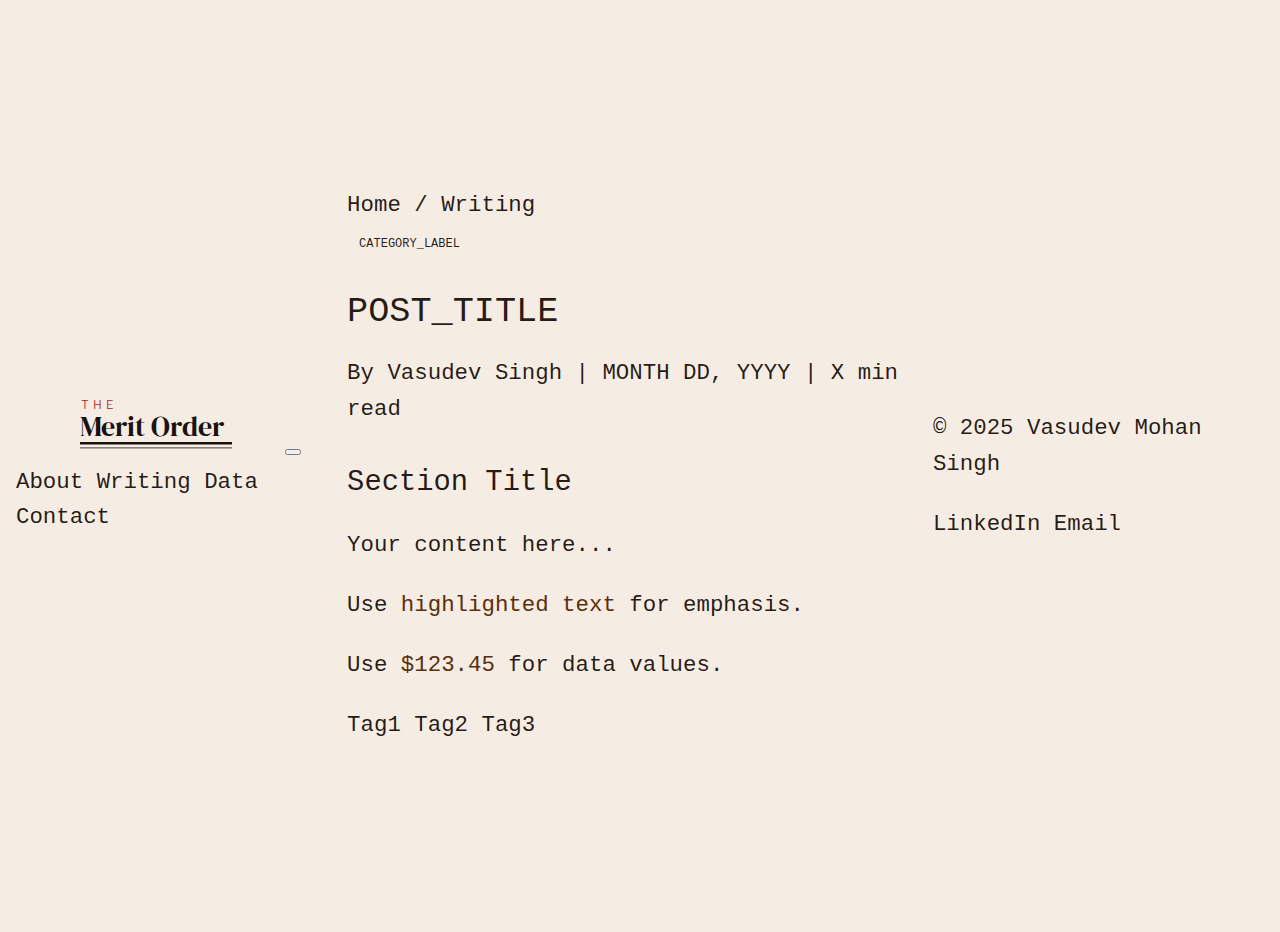
<file: _template.html>
<!DOCTYPE html>
<html lang="en">

<head>
    <meta charset="UTF-8">
    <meta name="viewport" content="width=device-width, initial-scale=1.0">
    <title>POST_TITLE - The Merit Order</title>
    <meta name="description" content="POST_DESCRIPTION">
    <link rel="canonical" href="https://themeritorder.co/POST_SLUG.html">

    <!-- Open Graph / LinkedIn -->
    <meta property="og:type" content="article">
    <meta property="og:title" content="POST_TITLE">
    <meta property="og:description" content="POST_DESCRIPTION">
    <meta property="og:image" content="images/POST_IMAGE">
    <meta property="article:published_time" content="YYYY-MM-DD">

    <!-- Fonts -->
    <link rel="preconnect" href="https://fonts.googleapis.com">
    <link rel="preconnect" href="https://fonts.gstatic.com" crossorigin>
    <link
        href="https://fonts.googleapis.com/css2?family=Caveat:wght@400;500&family=Inter:wght@400;500;600&family=Playfair+Display:wght@400;600;700&family=Source+Serif+Pro:wght@400;600&family=JetBrains+Mono:wght@400;500&display=swap"
        rel="stylesheet">
    <!-- Google Fonts - required for logo to render in DM Serif Display -->
    <link href="https://fonts.googleapis.com/css2?family=DM+Serif+Display&family=Libre+Franklin:wght@300&display=swap"
        rel="stylesheet">

    <link rel="stylesheet" href="styles.css">

    <!-- Google tag (gtag.js) -->
    <script async src="https://www.googletagmanager.com/gtag/js?id=G-7E6VLPFK24"></script>
    <script>
        window.dataLayer = window.dataLayer || [];
        function gtag() { dataLayer.push(arguments); }
        gtag('js', new Date());

        gtag('config', 'G-7E6VLPFK24');
    </script>

    <!-- Favicons -->
    <link rel="icon" type="image/svg+xml" href="images/logos/favicon.svg">
    <link rel="icon" type="image/png" sizes="32x32" href="images/logos/favicon-32.png">
    <link rel="icon" type="image/png" sizes="16x16" href="images/logos/favicon-16.png">
</head>

<body>
    <!-- Site Header -->
    <header class="site-header">
        <div class="container">
            <a href="index.html" class="site-logo">
                <svg xmlns="http://www.w3.org/2000/svg" viewBox="0 0 128 56" width="256" height="56" role="img"
                    aria-label="The Merit Order">
                    <text x="1" y="13" font-family="'Libre Franklin', 'Arial Narrow', Arial, sans-serif" font-size="12"
                        font-weight="300" letter-spacing="4.2" fill="#b02418">THE</text>
                    <text x="0" y="40" font-family="'DM Serif Display', Georgia, 'Times New Roman', serif"
                        font-size="28" fill="#1a1210">Merit Order</text>
                    <rect x="0" y="46" width="152" height="2.5" fill="#1a1210" />
                    <rect x="0" y="51.5" width="152" height="0.8" fill="#1a1210" />
                </svg>
            </a>
            <button class="menu-toggle" aria-label="Toggle menu">
                <span></span>
                <span></span>
                <span></span>
            </button>
            <nav class="main-nav">
                <a href="about.html" class="nav-link">About</a>
                <a href="index.html#writing" class="nav-link">Writing</a>
                <a href="energy_viz.html" class="nav-link">Data</a>
                <a href="about.html#contact" class="nav-link">Contact</a>
            </nav>
        </div>
    </header>

    <main class="article-page">
        <!-- Use article-analytical for data posts, article-personal for opinion/lifestyle -->
        <article class="article article-analytical">
            <!-- Article Header -->
            <header class="article-header">
                <div class="container-narrow">
                    <nav class="breadcrumb">
                        <a href="index.html">Home</a>
                        <span class="separator">/</span>
                        <span>Writing</span>
                    </nav>

                    <div class="article-meta-top">
                        <!-- Categories: energy, tech, sports, books -->
                        <span class="category-tag category-tag-CATEGORY">CATEGORY_LABEL</span>
                    </div>

                    <h1 class="article-title">POST_TITLE</h1>

                    <div class="article-meta">
                        <span class="author">By Vasudev Singh</span>
                        <span class="separator">|</span>
                        <time datetime="YYYY-MM-DD">MONTH DD, YYYY</time>
                        <span class="separator">|</span>
                        <span class="read-time">X min read</span>
                    </div>
                </div>
            </header>

            <!-- Optional: Article Hero Image (uncomment if needed) -->
            <!--
            <figure class="article-hero">
                <div class="container">
                    <img src="images/POST_IMAGE" alt="Image description">
                </div>
            </figure>
            -->

            <!-- Article Content -->
            <div class="article-content">
                <div class="container-narrow">

                    <h2>Section Title</h2>
                    <p>Your content here...</p>

                    <!-- For highlighted text -->
                    <p>Use <span class="highlight">highlighted text</span> for emphasis.</p>

                    <!-- For data points -->
                    <p>Use <span class="data-highlight">$123.45</span> for data values.</p>

                    <!-- For charts (if using Chart.js) -->
                    <!--
                    <figure class="chart-figure">
                        <div class="chart-container">
                            <canvas id="chartName"></canvas>
                        </div>
                        <figcaption>Figure X: Chart description</figcaption>
                    </figure>
                    -->

                </div>
            </div>

            <!-- Article Footer -->
            <footer class="article-footer">
                <div class="container-narrow">
                    <div class="article-tags">
                        <span class="tag">Tag1</span>
                        <span class="tag">Tag2</span>
                        <span class="tag">Tag3</span>
                    </div>

                    <!-- Navigation loaded dynamically from data/posts.json -->
                    <nav class="article-nav">
                        <!-- Fallback content - will be replaced by JS -->
                    </nav>
                </div>
            </footer>
        </article>
    </main>

    <!-- Site Footer -->
    <footer class="site-footer">
        <div class="container">
            <div class="footer-content">
                <p class="copyright">© 2025 Vasudev Mohan Singh</p>
                <div class="social-links">
                    <a href="https://www.linkedin.com/in/vasudevmohansingh/" target="_blank">LinkedIn</a>
                    <a href="mailto:vasudevmsingh@gmail.com">Email</a>
                </div>
            </div>
        </div>
    </footer>

    <!-- If using charts, uncomment: -->
    <!-- <script src="https://cdn.jsdelivr.net/npm/chart.js"></script> -->
    <script src="main.js"></script>
</body>

</html>
</file>
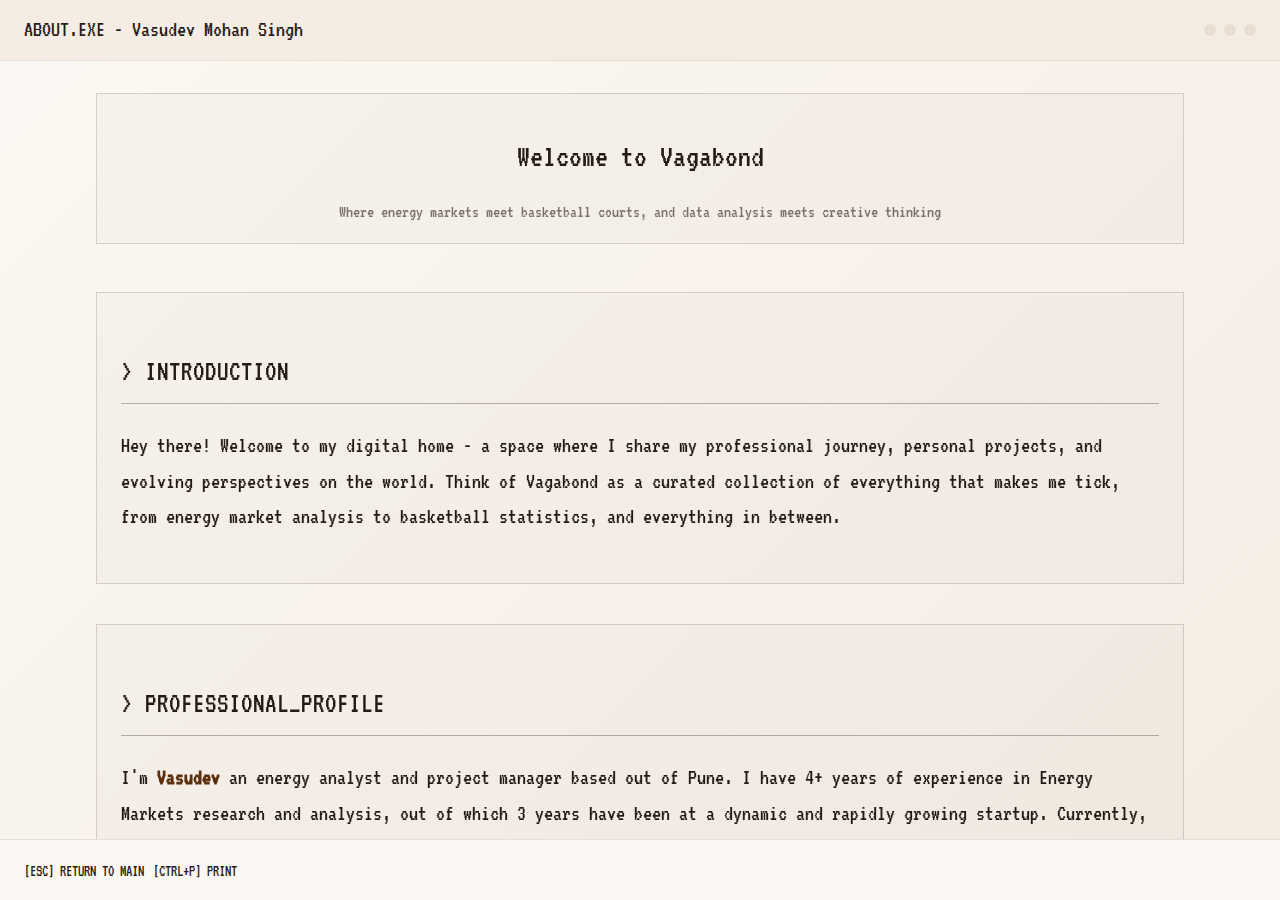
<file: about.html>
<!DOCTYPE html>
<html lang="en">
<head>
    <meta charset="UTF-8">
    <meta name="viewport" content="width=device-width, initial-scale=1.0">
    <title>About Vasudev - Vagabond</title>
    <link rel="stylesheet" href="styles.css">
    <link href="https://fonts.googleapis.com/css2?family=VT323&display=swap" rel="stylesheet">
    <style>
        /* Reset body */
        body {
            margin: 0;
            padding: 0;
            min-height: 100vh;
            display: flex;
            justify-content: center;
            align-items: center;
            background-color: #F5EDE4;
        }

        /* Make terminal fill the viewport */
        .terminal {
            width: 100vw;
            height: 100vh;
            margin: 0;
            border: none;
            border-radius: 0;
            display: flex;
            flex-direction: column;
        }

        /* Header stays at top */
        .terminal-header {
            padding: 0.75rem 1.5rem;
            flex-shrink: 0;
        }

        /* Content area takes remaining space */
        .terminal-content {
            flex-grow: 1;
            overflow-y: auto;
            padding: 2rem 6rem;
            margin-bottom: 3rem;
            background: linear-gradient(
                135deg,
                rgba(251, 247, 242, 0.95),
                rgba(245, 237, 228, 0.98)
            );
        }

        /* About-specific styles */
        .about-content {
            color: var(--terminal-text);
            max-width: 100%;
            margin: 0 auto;
        }

        .about-section {
            margin-bottom: 2.5rem;
            padding: 1.5rem;
            border: 1px solid rgba(25, 15, 10, 0.15);
            background: rgba(25, 15, 10, 0.02);
        }

        .about-section h2 {
            margin-bottom: 1.5rem;
            border-bottom: 1px solid rgba(25, 15, 10, 0.3);
            padding-bottom: 0.5rem;
            color: var(--terminal-text);
        }

        .about-header {
            text-align: center;
            margin-bottom: 3rem;
            padding: 1rem;
            border: 1px solid rgba(25, 15, 10, 0.15);
            background: rgba(25, 15, 10, 0.02);
        }

        .about-header h1 {
            font-size: 2rem;
            margin-bottom: 1rem;
            color: var(--terminal-text);
        }

        .about-header .subtitle {
            font-size: 1.1rem;
            opacity: 0.8;
            color: var(--terminal-text-muted);
        }

        .highlight {
            color: var(--highlight-color);
            font-weight: bold;
        }

        .command-item {
            color: var(--terminal-text);
            text-decoration: none;
            font-size: 1rem;
        }

        .command-item:hover {
            text-decoration: underline;
            color: var(--highlight-color);
        }

        .command-bar {
            position: fixed;
            bottom: 0;
            width: 100%;
            padding: 0.75rem 1.5rem;
            background: var(--terminal-bg);
            border-top: 1px solid rgba(25, 15, 10, 0.1);
        }

        /* Contact section styles */
        .contact-links {
            display: flex;
            flex-direction: column;
            gap: 1rem;
            padding: 0.5rem;
        }

        .contact-item {
            display: flex;
            align-items: center;
            gap: 1rem;
            padding: 0.5rem;
            background: rgba(25, 15, 10, 0.03);
            border: 1px solid rgba(25, 15, 10, 0.1);
        }

        .contact-label {
            opacity: 0.8;
            min-width: 180px;
            color: var(--terminal-text);
        }

        .terminal-link {
            position: relative;
            display: inline-flex;
            align-items: center;
            gap: 0.5rem;
            color: var(--terminal-text);
        }

        .terminal-link:hover {
            background: var(--menu-hover);
            outline: 1px solid var(--terminal-text);
        }

        .terminal-link:active {
            background: rgba(25, 15, 10, 0.1);
            color: var(--highlight-color);
        }

        @keyframes blink {
            0%, 100% { opacity: 0; }
            50% { opacity: 1; }
        }

        .blink {
            animation: blink 1s step-end infinite;
            font-size: 1.2em;
            line-height: 1;
        }

        /* Responsive adjustments */
        @media (max-width: 1200px) {
            .terminal-content {
                padding: 2rem 3rem;
            }
        }
    </style>
</head>
<body>
    <div class="terminal">
        <div class="terminal-header">
            <div class="terminal-title">ABOUT.EXE - Vasudev Mohan Singh</div>
            <div class="terminal-buttons">
                <span class="terminal-button"></span>
                <span class="terminal-button"></span>
                <span class="terminal-button"></span>
            </div>
        </div>
        <div class="terminal-content">
            <article class="about-content">
                <div class="about-header">
                    <h1>Welcome to Vagabond</h1>
                    <div class="subtitle">Where energy markets meet basketball courts, and data analysis meets creative thinking</div>
                </div>

                <div class="about-section">
                    <h2>> INTRODUCTION</h2>
                    <p>Hey there! Welcome to my digital home - a space where I share my professional journey, personal projects, and evolving perspectives on the world. Think of Vagabond as a curated collection of everything that makes me tick, from energy market analysis to basketball statistics, and everything in between.</p>
                </div>

                <div class="about-section">
                    <h2>> PROFESSIONAL_PROFILE</h2>
                    <p>I'm <span class="highlight">Vasudev</span> an energy analyst and project manager based out of Pune. I have 4+ years of experience in Energy Markets research and analysis, out of which 3 years have been at a dynamic and rapidly growing startup.
                        Currently, I'm diving deep into US wholesale energy markets and leading the product development and marketing efforts for my organization, where most of my days are spent optimizing utility-scale energy storage plants,
                        researching battery assets development and performances, and developing a branding and marketing strategy to bring visibility to the awesome work that we do.</p>
                    <p>What really gets me going is the challenge of deconstructing complex energy market data and turning it into actionable insights. Over the past three years, I've developed a knack for:</p>
                    <ul>
                        <li>Finding those golden opportunities hidden in market data</li>
                        <li>Optimizing battery storage operations for maximum value</li>
                        <li>Translating complex market trends into winning strategies</li>
                        <li>Building tools that make sense of market chaos</li>
                    </ul>
                </div>

                <div class="about-section">
                    <h2>> EDUCATION</h2>
                    <p>My journey took an interesting turn at <span class="highlight">Arizona State University</span>, where I pursued my Master's in Electrical Power and Energy. It wasn't just about the degree - it was about building a foundation in:</p>
                    <ul>
                        <li>The intricate dance of energy markets</li>
                        <li>The backbone of power systems</li>
                        <li>The tools to turn data into decisions</li>
                    </ul>
                    <p>The global pandemic threw a curveball during my time at ASU, but it also taught me valuable lessons about adaptability and resilience. I completed my degree and returned to India, armed with knowledge and ready to take on new challenges in a familiar yet different context.</p>
                    <p>Starting fresh back home was challenging, to say the least. It meant learning new dynamics, adapting to different work cultures, and finding my footing in the Indian energy sector. But hey, that's what makes the journey interesting, right?</p>
                </div>

                <div class="about-section">
                    <h2>> PERSONAL_INTERESTS</h2>
                    <p><span class="highlight">Basketball:</span> <li>This isn't just a sport for me - it's been a constant companion from college courts to professional analysis. Whether I'm breaking down NBA games or playing a pickup game, basketball teaches me something new every day. The strategic thinking, teamwork, and competitive spirit I've learned on the court translate surprisingly well to the energy sector!</p></li>
                    <p><span class="highlight">Reading:</span> <li> Fiction is my escape hatch from the world of data and markets. There's nothing quite like getting lost in a well-crafted story, especially after a day of crunching numbers and analyzing market trends. It's my way of keeping the creative side of my brain just as active as the analytical side.</p></li>
                    <p><span class="highlight">Chess:</span> <li> Currently hovering around 1500 on chess.com, and loving every minute of it. There's something fascinating about the parallel between chess strategy and market analysis - both require thinking several moves ahead while staying flexible enough to adapt to changing conditions.</p></li>
                    
                </div>

                <div class="about-section">
                    <h2>> CONNECT</h2>
                    <p>One thing I've learned in my journey so far - the best insights often come from unexpected conversations. Whether you want to geek out about energy markets, debate basketball statistics, discuss chess strategies, share book recommendations, or just have an interesting conversation, I'm always up for connecting with new people. The best ideas often spark from these casual interactions!</p>
                </div>

                <div class="about-section">
                    <h2>> CONTACT_PROTOCOLS</h2>
                    <div class="contact-links">
                        <div class="contact-item">
                            <span class="contact-label">> PROFESSIONAL_COM:</span>
                            <a href="mailto:vasudev@batteryos.com" class="terminal-link">vasudev@batteryos.com</a>
                        </div>
                        <div class="contact-item">
                            <span class="contact-label">> PERSONAL_COM:</span>
                            <a href="mailto:vasudevmsingh@gmail.com" class="terminal-link">vasudevmsingh@gmail.com</a>
                        </div>
                        <div class="contact-item">
                            <span class="contact-label">> LINKEDIN_CONNECT:</span>
                            <a href="https://www.linkedin.com/in/vasudevmohansingh/" target="_blank" class="terminal-link">@vasudevmohansingh <span class="blink">▐</span></a>
                        </div>
                        <div class="contact-item">
                            <span class="contact-label">> INSTAGRAM_FEED:</span>
                            <a href="https://instagram.com/_vasudevsingh005/" target="_blank" class="terminal-link">@_vasudevsingh005 <span class="blink">▐</span></a>
                        </div>
                    </div>
                </div>

                <div class="about-section">
                    <h2>> FUTURE_UPDATES</h2>
                    <p>Vagabond is growing and evolving, just like my interests and experiences. Stay tuned for deep dives into energy markets, basketball analysis, chess insights, and whatever else catches my curiosity. This is just the beginning of what I hope will be an engaging journey of shared learning and discovery!</p>
                </div>
            </article>
        </div>
        <div class="command-bar">
            <a href="index.html" class="command-item">[ESC] RETURN TO MAIN</a>
            <span class="command-item">[CTRL+P] PRINT</span>
        </div>
    </div>
</body>
</html>
</file>
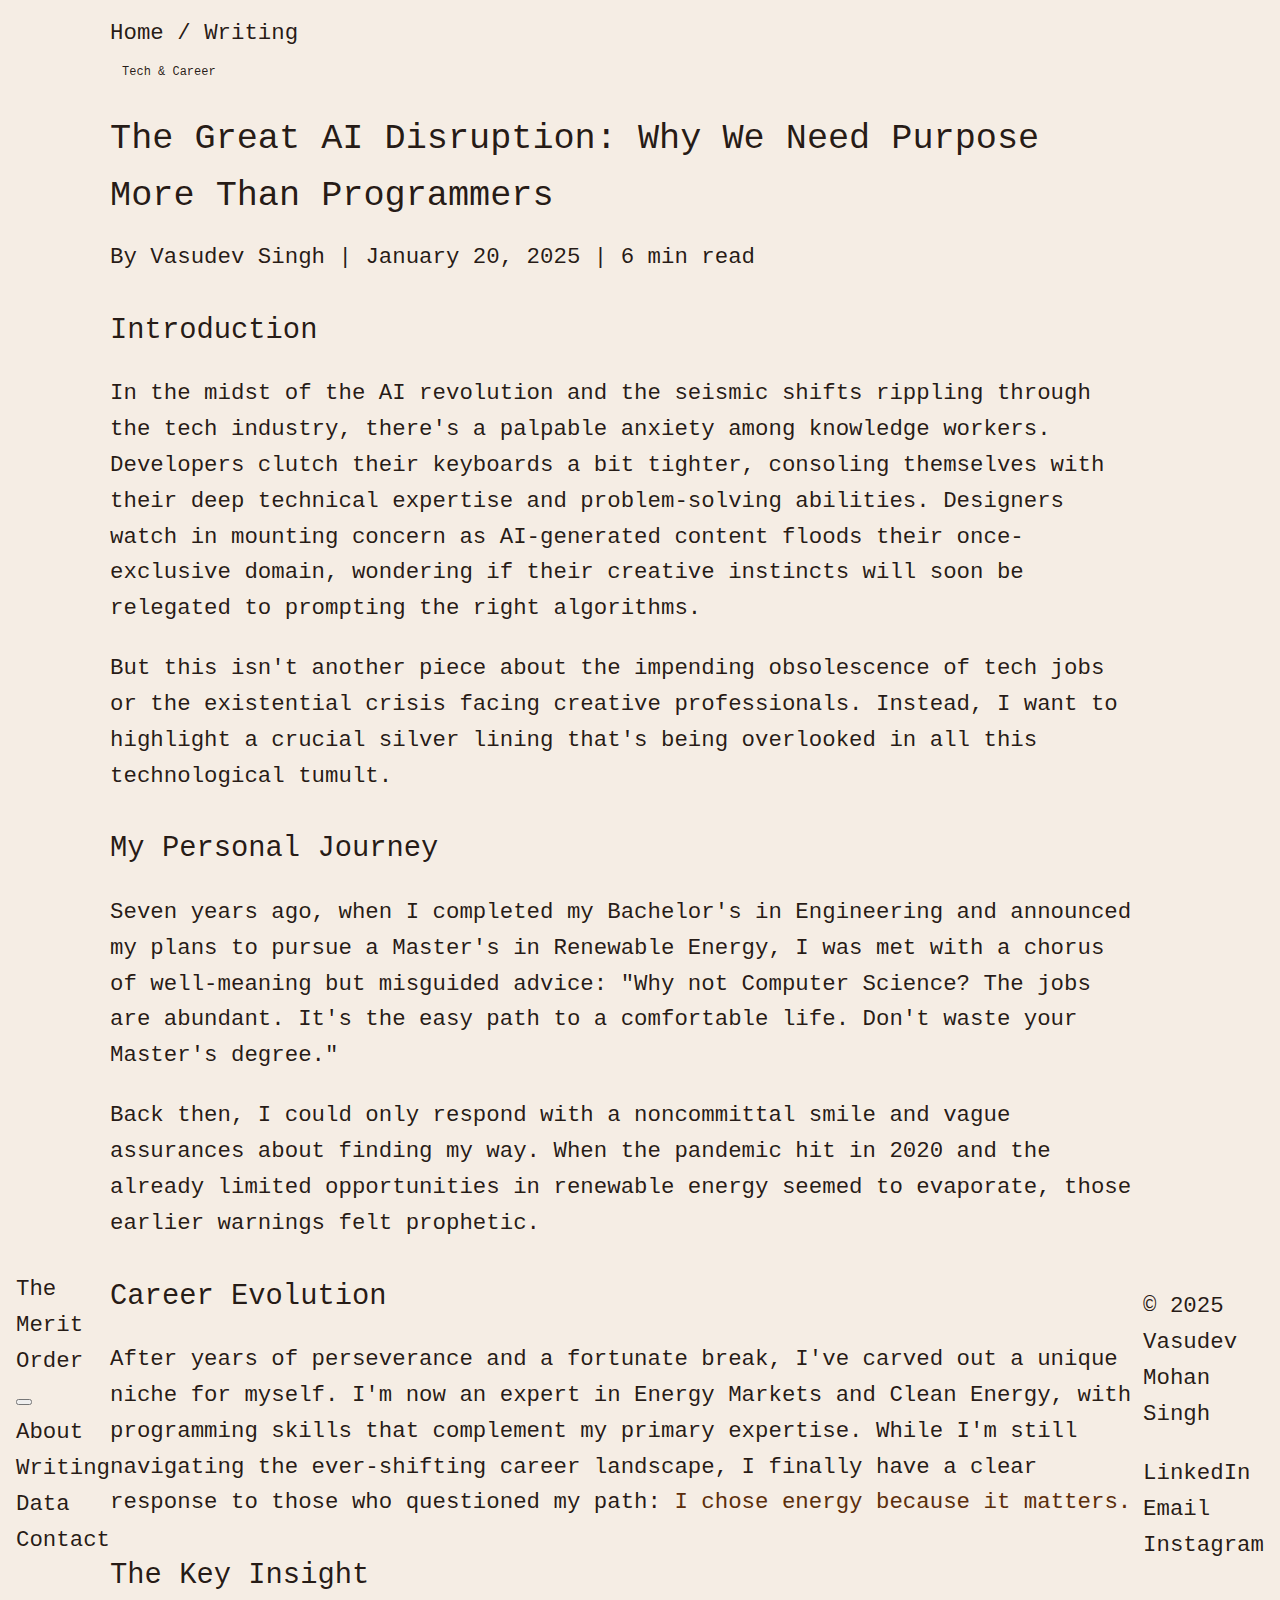
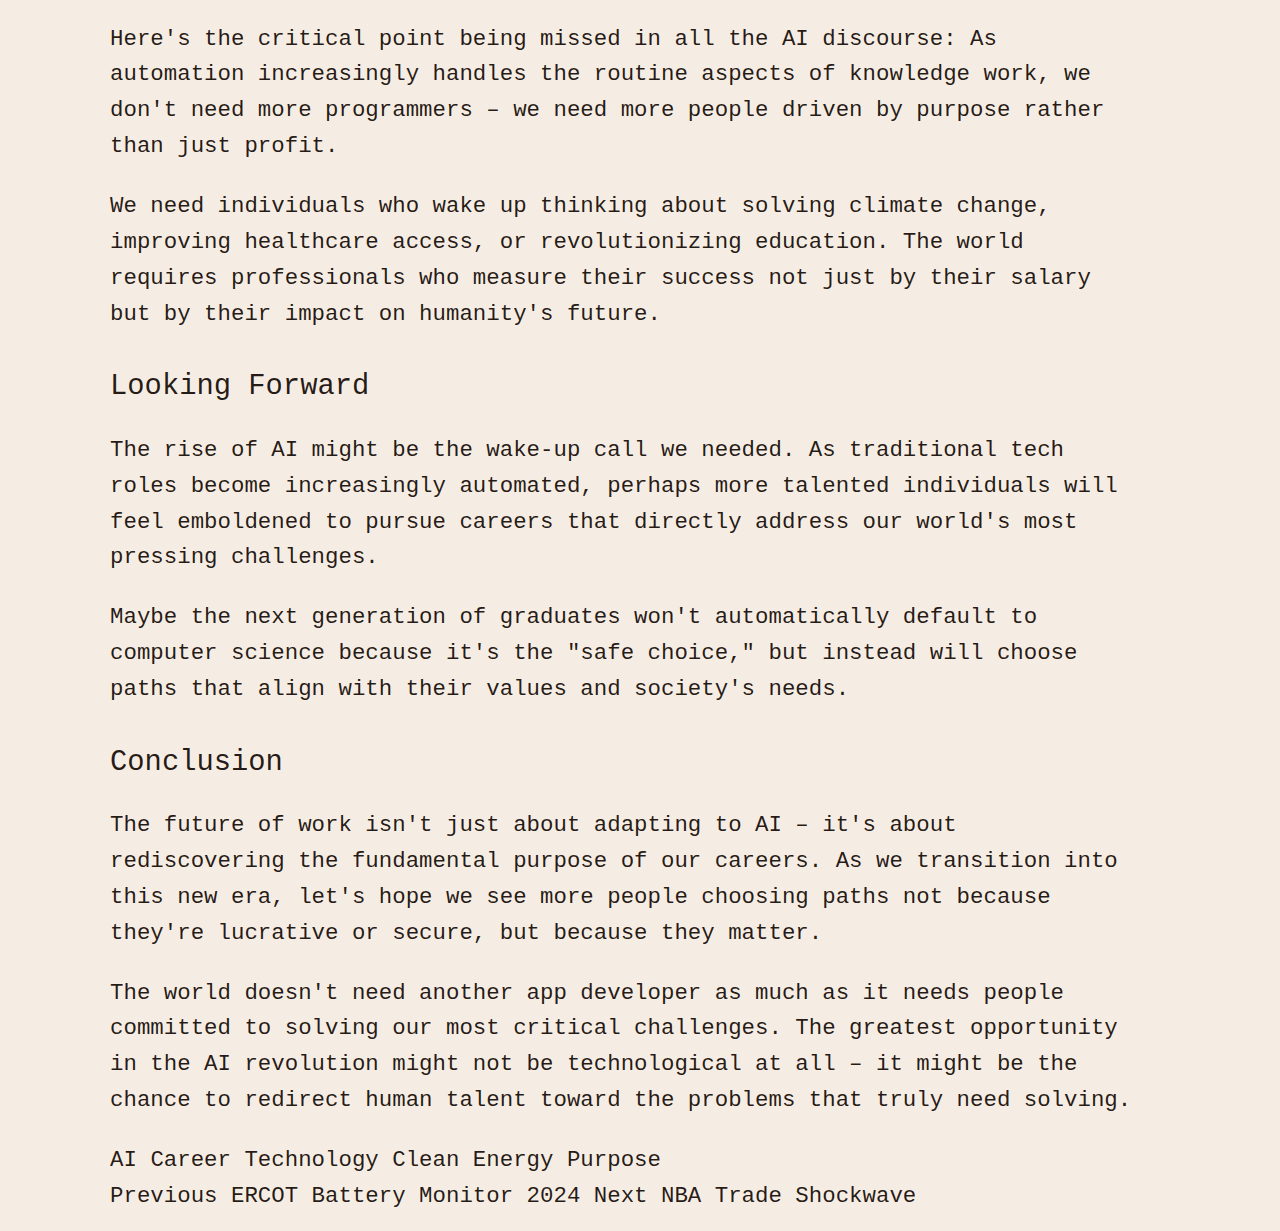
<file: ai-disruption.html>
<!DOCTYPE html>
<html lang="en">

<head>
    <!-- Google tag (gtag.js) -->
    <script async src="https://www.googletagmanager.com/gtag/js?id=G-7E6VLPFK24"></script>
    <script>
        window.dataLayer = window.dataLayer || [];
        function gtag() { dataLayer.push(arguments); }
        gtag('js', new Date());

        gtag('config', 'G-7E6VLPFK24');
    </script>
    <meta charset="UTF-8">
    <meta name="viewport" content="width=device-width, initial-scale=1.0">
    <title>The Great AI Disruption - The Merit Order</title>
    <meta name="description"
        content="In the AI revolution, we don't need more programmers - we need more people driven by purpose rather than just profit.">

    <!-- Open Graph / LinkedIn -->
    <meta property="og:type" content="article">
    <meta property="og:title" content="The Great AI Disruption: Purpose Over Programmers">
    <meta property="og:description"
        content="In the AI revolution, we don't need more programmers - we need more people driven by purpose rather than just profit.">
    <meta property="og:image" content="images/price_monthly.png">

    <!-- Fonts -->
    <link rel="preconnect" href="https://fonts.googleapis.com">
    <link rel="preconnect" href="https://fonts.gstatic.com" crossorigin>
    <link
        href="https://fonts.googleapis.com/css2?family=Caveat:wght@400;500&family=Inter:wght@400;500;600&family=Playfair+Display:wght@400;600;700&family=Source+Serif+Pro:wght@400;600&family=JetBrains+Mono:wght@400;500&display=swap"
        rel="stylesheet">

    <link rel="stylesheet" href="styles.css">
</head>

<body>
    <!-- Site Header -->
    <header class="site-header">
        <div class="container">
            <a href="index.html" class="site-logo">
                <span class="logo-text">The Merit Order</span>
            </a>
            <button class="menu-toggle" aria-label="Toggle menu">
                <span></span>
                <span></span>
                <span></span>
            </button>
            <nav class="main-nav">
                <a href="about.html" class="nav-link">About</a>
                <a href="index.html#writing" class="nav-link">Writing</a>
                <a href="energy_viz.html" class="nav-link">Data</a>
                <a href="about.html#contact" class="nav-link">Contact</a>
            </nav>
        </div>
    </header>

    <main class="article-page">
        <article class="article article-personal">
            <!-- Article Header -->
            <header class="article-header">
                <div class="container-narrow">
                    <nav class="breadcrumb">
                        <a href="index.html">Home</a>
                        <span class="separator">/</span>
                        <span>Writing</span>
                    </nav>

                    <div class="article-meta-top">
                        <span class="category-tag category-tag-tech">Tech & Career</span>
                    </div>

                    <h1 class="article-title">The Great AI Disruption: Why We Need Purpose More Than Programmers</h1>

                    <div class="article-meta">
                        <span class="author">By Vasudev Singh</span>
                        <span class="separator">|</span>
                        <time datetime="2025-01-20">January 20, 2025</time>
                        <span class="separator">|</span>
                        <span class="read-time">6 min read</span>
                    </div>
                </div>
            </header>

            <!-- Article Content -->
            <div class="article-content">
                <div class="container-narrow">

                    <h2>Introduction</h2>
                    <p>In the midst of the AI revolution and the seismic shifts rippling through the tech industry,
                        there's a palpable anxiety among knowledge workers. Developers clutch their keyboards a bit
                        tighter, consoling themselves with their deep technical expertise and problem-solving abilities.
                        Designers watch in mounting concern as AI-generated content floods their once-exclusive domain,
                        wondering if their creative instincts will soon be relegated to prompting the right algorithms.
                    </p>

                    <p>But this isn't another piece about the impending obsolescence of tech jobs or the existential
                        crisis facing creative professionals. Instead, I want to highlight a crucial silver lining
                        that's being overlooked in all this technological tumult.</p>

                    <h2>My Personal Journey</h2>
                    <p>Seven years ago, when I completed my Bachelor's in Engineering and announced my plans to pursue a
                        Master's in Renewable Energy, I was met with a chorus of well-meaning but misguided advice: "Why
                        not Computer Science? The jobs are abundant. It's the easy path to a comfortable life. Don't
                        waste your Master's degree."</p>

                    <p>Back then, I could only respond with a noncommittal smile and vague assurances about finding my
                        way. When the pandemic hit in 2020 and the already limited opportunities in renewable energy
                        seemed to evaporate, those earlier warnings felt prophetic.</p>

                    <h2>Career Evolution</h2>
                    <p>After years of perseverance and a fortunate break, I've carved out a unique niche for myself. I'm
                        now an expert in Energy Markets and Clean Energy, with programming skills that complement my
                        primary expertise. While I'm still navigating the ever-shifting career landscape, I finally have
                        a clear response to those who questioned my path: <span class="highlight">I chose energy because
                            it matters.</span></p>

                    <h2>The Key Insight</h2>
                    <p>Here's the critical point being missed in all the AI discourse: As automation increasingly
                        handles the routine aspects of knowledge work, we don't need more programmers – we need more
                        people driven by purpose rather than just profit.</p>

                    <p>We need individuals who wake up thinking about solving climate change, improving healthcare
                        access, or revolutionizing education. The world requires professionals who measure their success
                        not just by their salary but by their impact on humanity's future.</p>

                    <h2>Looking Forward</h2>
                    <p>The rise of AI might be the wake-up call we needed. As traditional tech roles become increasingly
                        automated, perhaps more talented individuals will feel emboldened to pursue careers that
                        directly address our world's most pressing challenges.</p>

                    <p>Maybe the next generation of graduates won't automatically default to computer science because
                        it's the "safe choice," but instead will choose paths that align with their values and society's
                        needs.</p>

                    <h2>Conclusion</h2>
                    <p>The future of work isn't just about adapting to AI – it's about rediscovering the fundamental
                        purpose of our careers. As we transition into this new era, let's hope we see more people
                        choosing paths not because they're lucrative or secure, but because they matter.</p>

                    <p>The world doesn't need another app developer as much as it needs people committed to solving our
                        most critical challenges. The greatest opportunity in the AI revolution might not be
                        technological at all – it might be the chance to redirect human talent toward the problems that
                        truly need solving.</p>

                </div>
            </div>

            <!-- Article Footer -->
            <footer class="article-footer">
                <div class="container-narrow">
                    <div class="article-tags">
                        <span class="tag">AI</span>
                        <span class="tag">Career</span>
                        <span class="tag">Technology</span>
                        <span class="tag">Clean Energy</span>
                        <span class="tag">Purpose</span>
                    </div>

                    <!-- Navigation loaded dynamically from data/posts.json -->
                    <nav class="article-nav">
                        <!-- Fallback for no-JS -->
                        <a href="ercot-batt-2024.html" class="nav-prev">
                            <span class="nav-label">Previous</span>
                            <span class="nav-title">ERCOT Battery Monitor 2024</span>
                        </a>
                        <a href="nba-luka-trade.html" class="nav-next">
                            <span class="nav-label">Next</span>
                            <span class="nav-title">NBA Trade Shockwave</span>
                        </a>
                    </nav>
                </div>
            </footer>
        </article>
    </main>

    <!-- Site Footer -->
    <footer class="site-footer">
        <div class="container">
            <div class="footer-content">
                <p class="copyright">© 2025 Vasudev Mohan Singh</p>
                <div class="social-links">
                    <a href="https://www.linkedin.com/in/vasudevmohansingh/" target="_blank">LinkedIn</a>
                    <a href="mailto:vasudevmsingh@gmail.com">Email</a>
                    <a href="https://instagram.com/_vasudevsingh005/" target="_blank">Instagram</a>
                </div>
            </div>
        </div>
    </footer>

    <script src="main.js"></script>
</body>

</html>
</file>
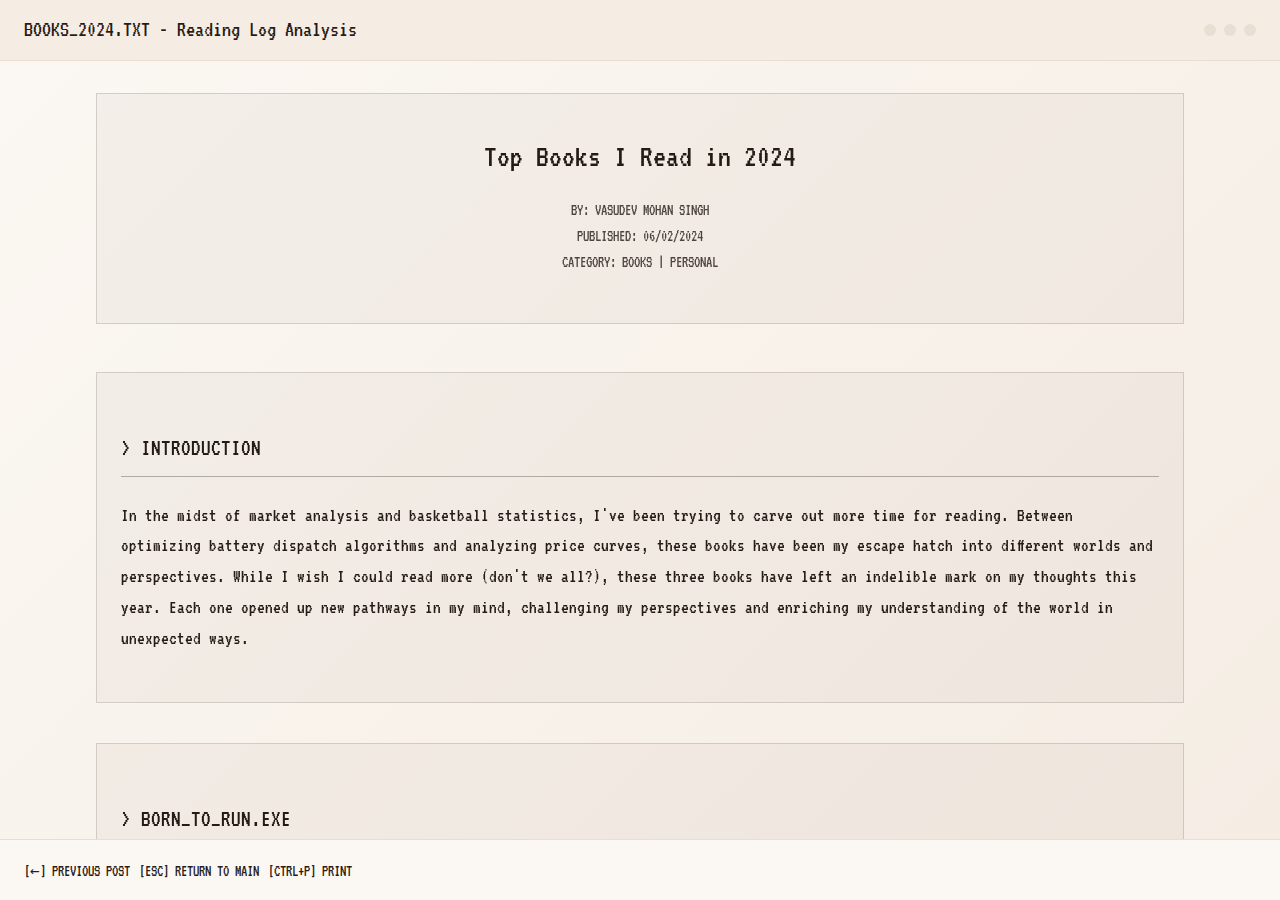
<file: blog4.html>
<!DOCTYPE html>
<html lang="en">
<head>
    <meta charset="UTF-8">
    <meta name="viewport" content="width=device-width, initial-scale=1.0">
    <title>Top Books of 2024 - Vagabond</title>
    <link rel="stylesheet" href="styles.css">
    <link href="https://fonts.googleapis.com/css2?family=VT323&display=swap" rel="stylesheet">
    <style>
        /* Reset body */
        body {
            margin: 0;
            padding: 0;
            min-height: 100vh;
            display: flex;
            justify-content: center;
            align-items: center;
            background-color: #F5EDE4;
        }

        /* Make terminal fill the viewport */
        .terminal {
            width: 100vw;
            height: 100vh;
            margin: 0;
            border: none;
            border-radius: 0;
            display: flex;
            flex-direction: column;
        }

        /* Header stays at top */
        .terminal-header {
            padding: 0.75rem 1.5rem;
            flex-shrink: 0;
        }

        /* Content area takes remaining space */
        .terminal-content {
            flex-grow: 1;
            overflow-y: auto;
            padding: 2rem 6rem;
            margin-bottom: 3rem; /* Space for command bar */
        }

        /* Blog-specific styles */
        .blog-content {
            color: var(--terminal-text);
            font-size: 1.2rem;
            line-height: 1.6;
            max-width: 100%;
            margin: 0 auto;
        }

        .blog-header {
            text-align: center;
            margin-bottom: 3rem;
            padding: 1rem;
            border: 1px solid rgba(25, 15, 10, 0.15);
            background: rgba(25, 15, 10, 0.03);
        }

        .blog-content h1 {
            font-size: 2rem;
            margin-bottom: 1rem;
            text-align: center;
        }

        .blog-meta {
            text-align: center;
            margin-bottom: 2rem;
            font-size: 1rem;
            opacity: 0.8;
        }

        /* Content Section Styles */
        .content-section {
            margin-bottom: 2.5rem;
            padding: 1.5rem;
            border: 1px solid rgba(25, 15, 10, 0.15);
            background: rgba(25, 15, 10, 0.03);
        }

        .content-section h2 {
            margin-bottom: 1.5rem;
            border-bottom: 1px solid rgba(25, 15, 10, 0.3);
            padding-bottom: 0.5rem;
        }

        .highlight {
            color: var(--highlight-color);
            font-weight: bold;
        }
    </style>
</head>
<body>
    <div class="terminal">
        <div class="terminal-header">
            <div class="terminal-title">BOOKS_2024.TXT - Reading Log Analysis</div>
            <div class="terminal-buttons">
                <span class="terminal-button"></span>
                <span class="terminal-button"></span>
                <span class="terminal-button"></span>
            </div>
        </div>
        <div class="terminal-content">
            <article class="blog-content">
                <div class="blog-header">
                    <h1>Top Books I Read in 2024</h1>
                    <div class="blog-meta">
                        <div>BY: VASUDEV MOHAN SINGH</div>
                        <div>PUBLISHED: 06/02/2024</div>
                        <div>CATEGORY: BOOKS | PERSONAL</div>
                    </div>
                </div>

                <div class="content-section">
                    <h2>> INTRODUCTION</h2>
                    <p>In the midst of market analysis and basketball statistics, I've been trying to carve out more time for reading. Between optimizing battery dispatch algorithms and analyzing price curves, these books have been my escape hatch into different worlds and perspectives. While I wish I could read more (don't we all?), these three books have left an indelible mark on my thoughts this year. Each one opened up new pathways in my mind, challenging my perspectives and enriching my understanding of the world in unexpected ways.</p>
                </div>

                <div class="content-section">
                    <h2>> BORN_TO_RUN.EXE</h2>
                    <p><span class="highlight">Author:</span> Christopher McDougell</p>
                    <p>Born to Run isn't just a book; it's a visceral experience. It tells the story of the Tarahumara (Rarámuri) people and the greatest ultramarathon that almost no one knows about. Before reading this, ultrarunning was just a blip on my radar – I'd heard of Courtney Dauwalter and was vaguely intrigued, especially given my own background as a track and field athlete in school.</p>
                    <p>While I was recovering from accident-related injuries, my boss suggested this book, assuring me it would "get the engines going." He couldn't have been more right. By the final page, all I wanted to do was lace up my shoes and run – to run as far as my legs would carry me, and then keep going. The book tapped into something primal, a deep-seated human urge.</p>
                    <p>I highly recommend this one to any middle-aged reader yearning to recapture that feeling of boundless freedom we remember from childhood.</p>
                </div>

                <div class="content-section">
                    <h2>> SPY_AND_THE_TRAITOR.EXE</h2>
                    <p><span class="highlight">Author:</span> Ben MacIntyre</p>
                    <p>The Spy and the Traitor is a breathtakingly real and utterly unbelievable true story. It recounts the life and work of Oleg Gordievsky, a Soviet spy whose actions played a crucial role in ending the Cold War.</p>
                    <p>This book is a true page-turner; even knowing that the events were real, the sheer audacity and danger of Gordievsky's double life left a palpable taste in my mouth with every chapter. I found myself constantly amazed by the twists and turns. In my opinion, this is Ben Macintyre at his absolute best.</p>
                </div>

                <div class="content-section">
                    <h2>> DAYS_AT_THE_MORISAKI_BOOKSHOP.EXE</h2>
                    <p><span class="highlight">Author:</span> Satoshi Yagisawa</p>
                    <p>Days at the Morisaki Bookshop is a sweet and poignant slice-of-life novel, and a real departure from my usual reads. It left me with a powerful urge to dive into even more books. The story follows a heartbroken and desolate Takako as she moves into her uncle's bookshop.</p>
                    <p>Among the countless pages adorning the shelves, she finds companionship, comfort, and a renewed sense of meaning. This is a true comfort read, and I highly recommend it to anyone who's struggled to reignite their passion for reading.</p>
                </div>

                <div class="content-section">
                    <h2>> SYSTEM_NOTE</h2>
                    <p>These books represent more than just stories – they're portals to different worlds, different perspectives, and different ways of thinking. While my reading list for 2024 continues to grow, these three have already set a high bar for what's to come.</p>
                    <p>Have you read any of these? Or do you have recommendations that might top these? Feel free to reach out and share your thoughts!</p>
                </div>
            </article>
        </div>
        <div class="command-bar">
            <a href="blog3.html" class="command-item">[←] PREVIOUS POST</a>
            <a href="index.html" class="command-item">[ESC] RETURN TO MAIN</a>
            <span class="command-item">[CTRL+P] PRINT</span>
        </div>
    </div>
</body>
</html>
</file>
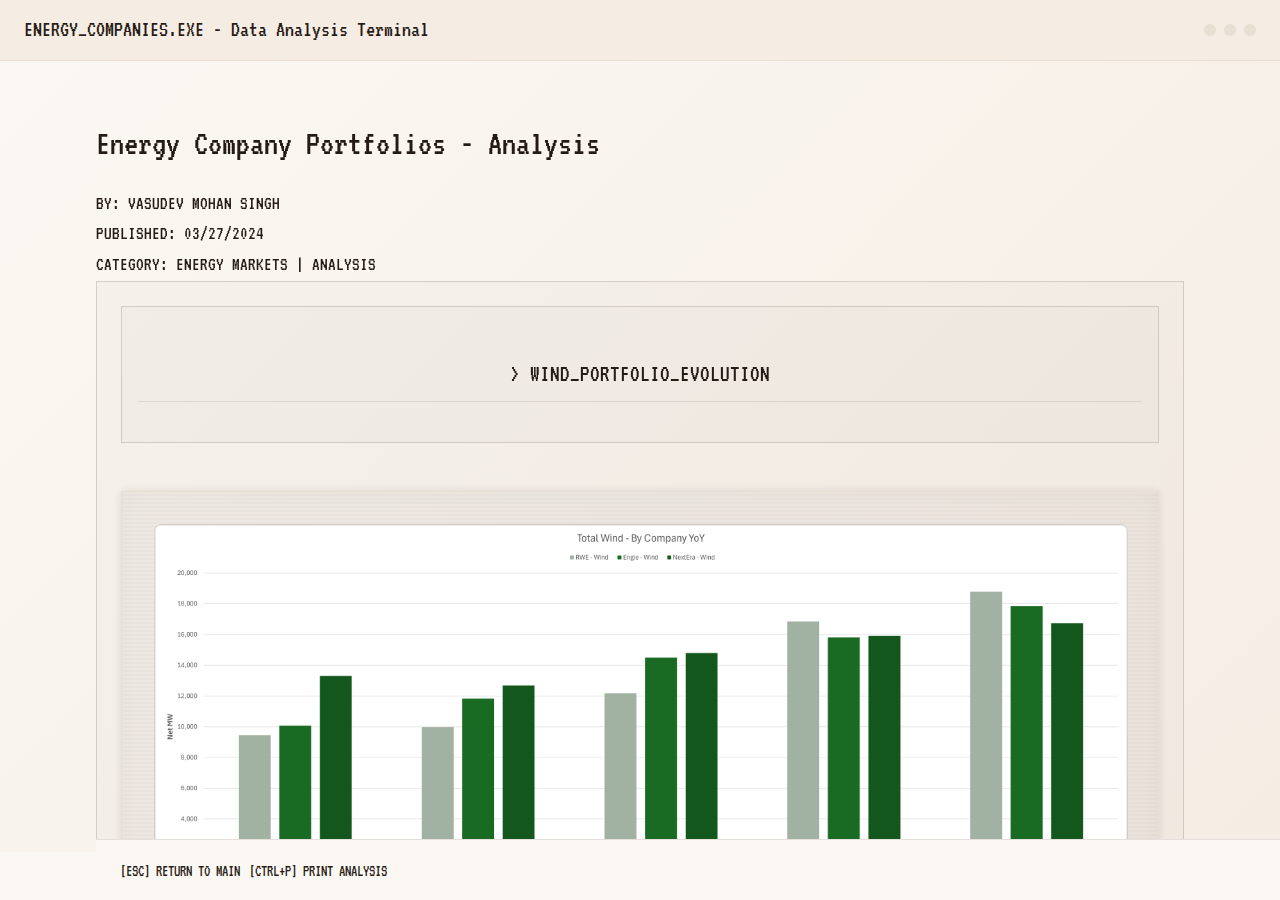
<file: blog5.html>
<!DOCTYPE html>
<html lang="en">
<head>
    <meta charset="UTF-8">
    <meta name="viewport" content="width=device-width, initial-scale=1.0">
    <title>Energy Companies Portfolio - Analysis</title>
    <link rel="stylesheet" href="styles.css">
    <link href="https://fonts.googleapis.com/css2?family=VT323&display=swap" rel="stylesheet">
    <style>
        /* Reset body */
        body {
            margin: 0;
            padding: 0;
            min-height: 100vh;
            display: flex;
            justify-content: center;
            align-items: center;
            background-color: #F5EDE4;
        }

        /* Make terminal fill the viewport */
        .terminal {
            width: 100vw;
            height: 100vh;
            margin: 0;
            border: none;
            border-radius: 0;
            display: flex;
            flex-direction: column;
        }

        /* Header stays at top */
        .terminal-header {
            padding: 0.75rem 1.5rem;
            flex-shrink: 0;
        }

        /* Content area takes remaining space */
        .terminal-content {
            flex-grow: 1;
            overflow-y: auto;
            padding: 2rem 6rem;
            margin-bottom: 3rem;
            background: linear-gradient(
                135deg,
                rgba(251, 247, 242, 0.95),
                rgba(245, 237, 228, 0.98)
            );
        }

        /* Command bar stays at bottom */
        .command-bar {
            position: fixed;
            bottom: 0;
            width: 100%;
            padding: 0.75rem 1.5rem;
            background: var(--terminal-bg);
            border-top: 1px solid rgba(25, 15, 10, 0.1);
        }

        /* Responsive adjustments */
        @media (max-width: 1200px) {
            .terminal-content {
                padding: 2rem 3rem;
            }
            .viz-container {
                height: 500px;
            }
        }

        /* Visualization Styles */
        .viz-section {
            margin-bottom: 3rem;
            padding: 1.5rem;
            border: 1px solid rgba(25, 15, 10, 0.15);
            background: rgba(25, 15, 10, 0.02);
        }

        .viz-container {
            width: 100%;
            height: 600px;
            margin: 3rem 0;
            position: relative;
            display: block;
            background-color: rgba(25, 15, 10, 0.03);
            border: 1px solid var(--terminal-border);
            padding: 2rem;
            box-sizing: border-box;
            box-shadow: inset 0 0 30px rgba(25, 15, 10, 0.03),
                        0 0 10px rgba(25, 15, 10, 0.1);
        }

        .viz-image {
            width: 100%;
            height: auto;
            display: block;
            margin: 0 auto;
            border: 1px solid rgba(25, 15, 10, 0.15);
            border-radius: var(--border-radius);
            background: linear-gradient(
                to bottom,
                rgba(251, 247, 242, 0.95),
                rgba(245, 237, 228, 0.98)
            );
        }

        .viz-container::before {
            content: '';
            position: absolute;
            top: 0;
            left: 0;
            right: 0;
            bottom: 0;
            background: linear-gradient(
                transparent 50%,
                rgba(25, 15, 10, 0.02) 50%
            );
            background-size: 100% 4px;
            pointer-events: none;
        }

        .data-insights {
            margin-top: 1rem;
            padding: 1rem;
            background: rgba(25, 15, 10, 0.03);
            border-left: 3px solid var(--highlight-color);
        }

        .data-highlight {
            color: var(--highlight-color);
            font-weight: bold;
        }
    </style>
</head>
<body>
    <div class="terminal">
        <div class="terminal-header">
            <div class="terminal-title">ENERGY_COMPANIES.EXE - Data Analysis Terminal</div>
            <div class="terminal-buttons">
                <span class="terminal-button"></span>
                <span class="terminal-button"></span>
                <span class="terminal-button"></span>
            </div>
        </div>
        <div class="terminal-content">
            <article class="blog-content">
                <div class="blog-header">
                    <h1>Energy Company Portfolios - Analysis</h1>
                    <div class="blog-meta">
                        <div>BY: VASUDEV MOHAN SINGH</div>
                        <div>PUBLISHED: 03/27/2024</div>
                        <div>CATEGORY: ENERGY MARKETS | ANALYSIS</div>
                    </div>
                </div>
            <div class="content-section">
                <div class="section-header">
                    <h2>> WIND_PORTFOLIO_EVOLUTION</h2>
                </div>
                <div class="viz-container">
                    <img src="images/company_windYoY.png" alt="Wind Poertfolio Growth - RWE, Engie, NextEra" class="viz-image">
                </div>
                <div class="data-insights">
                    <h3>> KEY_INSIGHTS:</h3>
                    <ul>
                        <li>Wind growth consistent with confidence in wind as a long term reliable energy source - dependent on the companies long term outlook</li>
                        <li>RWE portfolio grew by 99% - from 9.45GW in 2020 to 18.8GW in 2024</li>
                        <li>Engie portfolio grew by 77% - from 10.1GW to 17.83GW over the same period</li>
                        <li>NextEra portfolio grew only 26% - from 13.3GW to 16.7GW</li>
                        <li>Differences in growth percentages are mostly due to the company's long term outlooks on a certain energy source</li>                   
                    </ul>
                </div>
            </div>

        <div class="command-bar">
            <a href="index.html" class="command-item">[ESC] RETURN TO MAIN</a>
            <span class="command-item">[CTRL+P] PRINT ANALYSIS</span>
        </div>
    </div>

    <script>
        document.addEventListener('DOMContentLoaded', function() {
            const sliders = document.querySelectorAll('.multi-image');
            
            sliders.forEach(slider => {
                const imageSlider = slider.querySelector('.image-slider');
                const images = imageSlider.querySelectorAll('img');
                const prevBtn = slider.querySelector('.prev');
                const nextBtn = slider.querySelector('.next');
                const dots = slider.querySelectorAll('.dot');
                const counter = slider.querySelector('.image-counter');
                let currentIndex = 0;

                function updateSlider() {
                    imageSlider.style.transform = `translateX(-${currentIndex * 100}%)`;
                    dots.forEach((dot, index) => {
                        dot.classList.toggle('active', index === currentIndex);
                    });
                    counter.textContent = `IMAGE ${currentIndex + 1}/${images.length}`;
                }

                prevBtn.addEventListener('click', () => {
                    currentIndex = (currentIndex - 1 + images.length) % images.length;
                    updateSlider();
                });

                nextBtn.addEventListener('click', () => {
                    currentIndex = (currentIndex + 1) % images.length;
                    updateSlider();
                });

                dots.forEach((dot, index) => {
                    dot.addEventListener('click', () => {
                        currentIndex = index;
                        updateSlider();
                    });
                });

                // Keyboard navigation
                document.addEventListener('keydown', (e) => {
                    if (e.key === 'ArrowLeft') {
                        prevBtn.click();
                    } else if (e.key === 'ArrowRight') {
                        nextBtn.click();
                    }
                });
            });
        });
    </script>
</body>
</html>
</file>
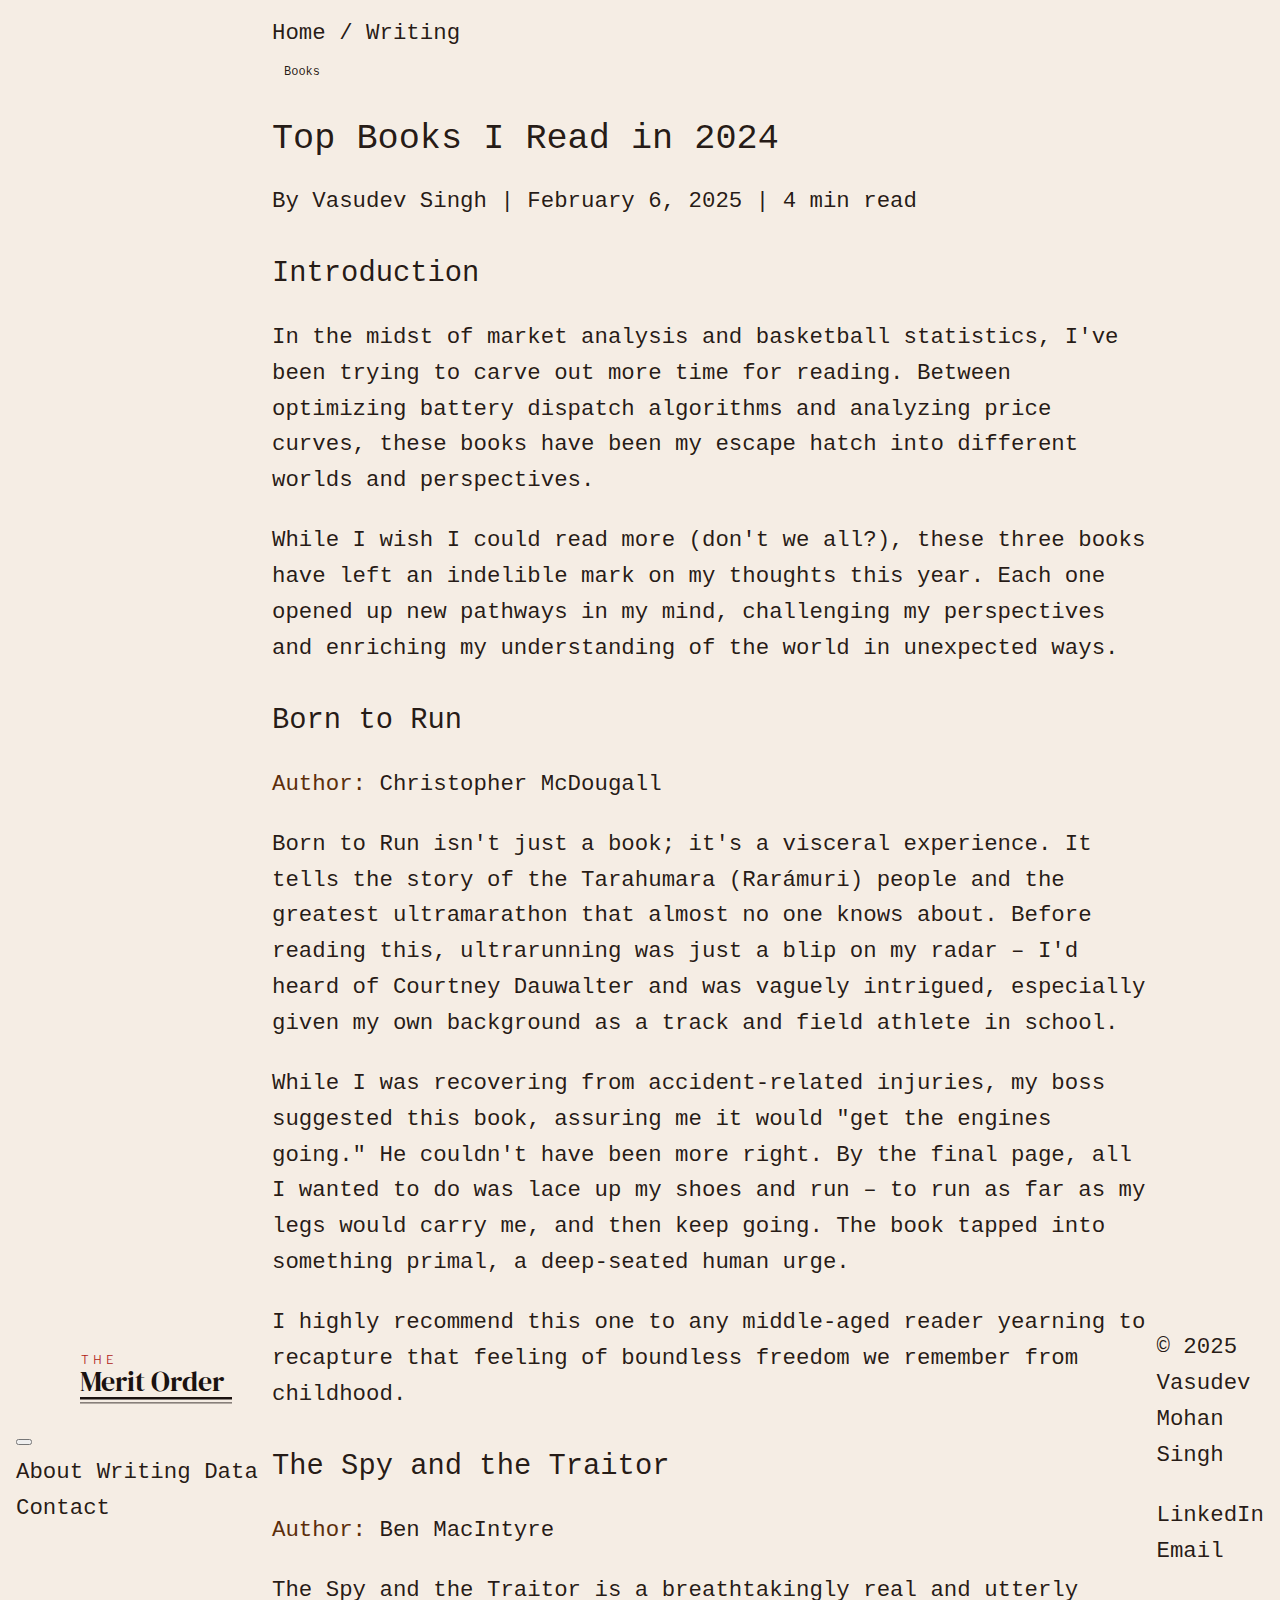
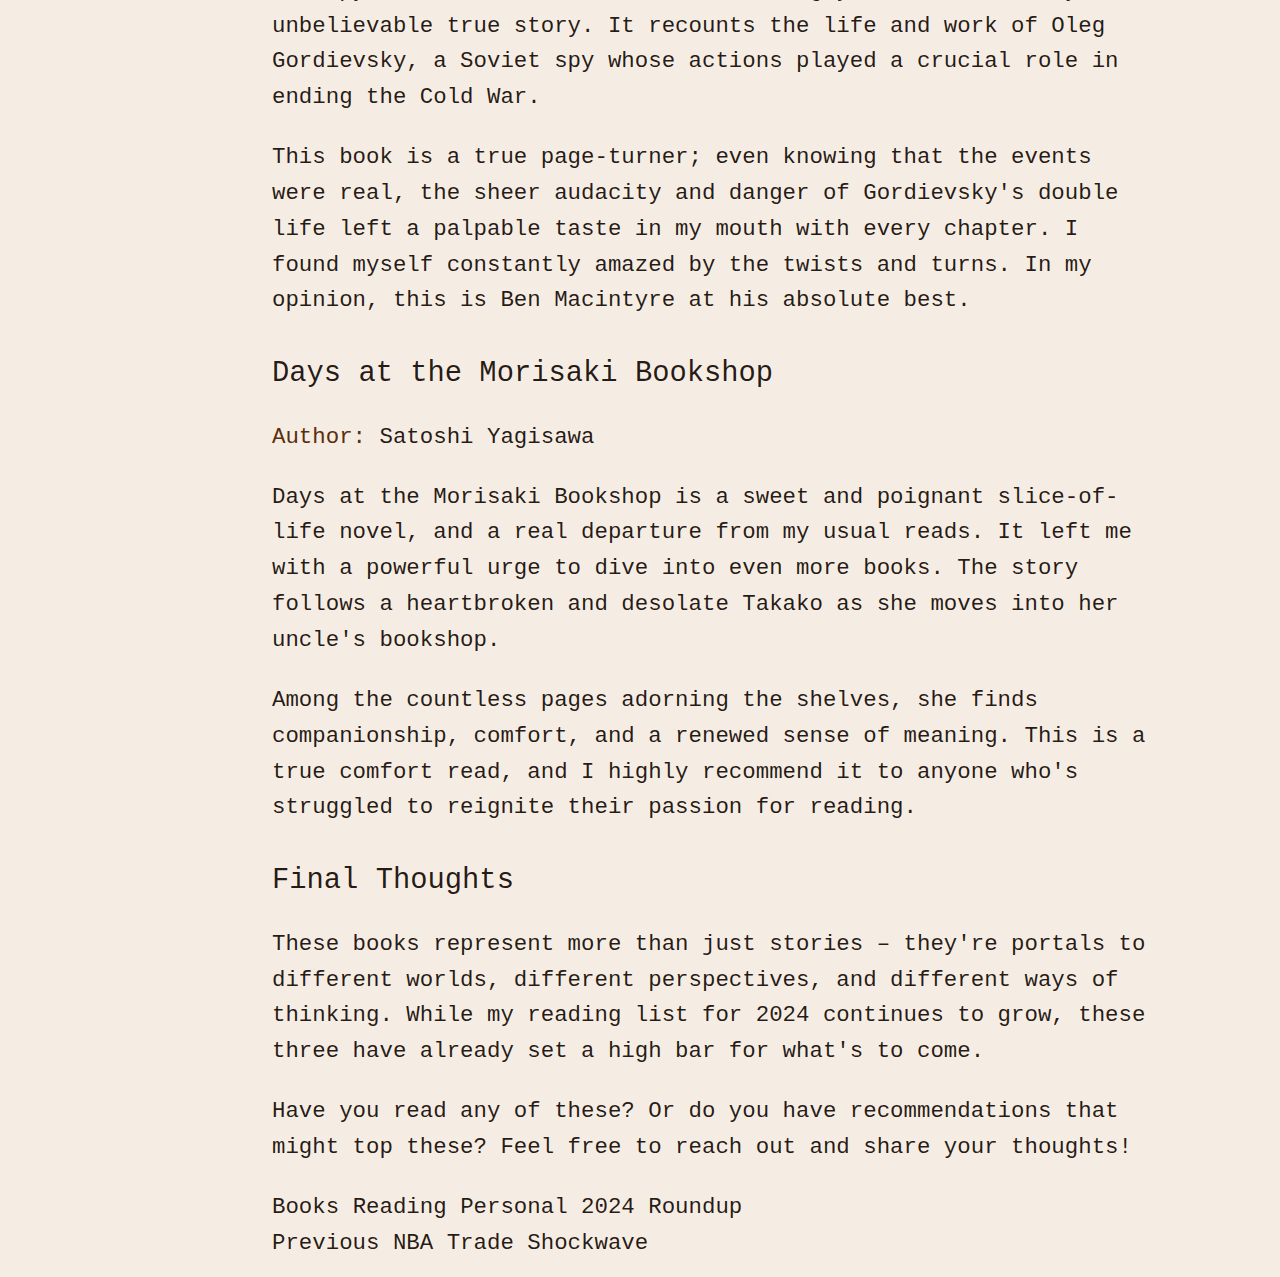
<file: books-2024.html>
<!DOCTYPE html>
<html lang="en">

<head>
    <!-- Google tag (gtag.js) -->
    <script async src="https://www.googletagmanager.com/gtag/js?id=G-7E6VLPFK24"></script>
    <script>
        window.dataLayer = window.dataLayer || [];
        function gtag() { dataLayer.push(arguments); }
        gtag('js', new Date());

        gtag('config', 'G-7E6VLPFK24');
    </script>
    <meta charset="UTF-8">
    <meta name="viewport" content="width=device-width, initial-scale=1.0">
    <title>Top Books I Read in 2024 - The Merit Order</title>
    <link rel="canonical" href="https://themeritorder.co/books-2024.html">
    <meta name="description"
        content="The best books I read in 2024 — from ultramarathon memoirs to Cold War espionage. A short list of what's worth your time.">

    <!-- Open Graph / LinkedIn -->
    <meta property="og:type" content="article">
    <meta property="og:title" content="Top Books I Read in 2024">
    <meta property="og:description"
        content="A curated list of the best books I read in 2024 - from ultramarathon adventures to Cold War espionage.">
    <meta property="og:image" content="images/2023vs2024_index_small.png">

    <!-- Fonts -->
    <link rel="preconnect" href="https://fonts.googleapis.com">
    <link rel="preconnect" href="https://fonts.gstatic.com" crossorigin>
    <link
        href="https://fonts.googleapis.com/css2?family=Caveat:wght@400;500&family=Inter:wght@400;500;600&family=Playfair+Display:wght@400;600;700&family=Source+Serif+Pro:wght@400;600&family=JetBrains+Mono:wght@400;500&display=swap"
        rel="stylesheet">
    <!-- Google Fonts — required for logo to render in DM Serif Display -->
    <link href="https://fonts.googleapis.com/css2?family=DM+Serif+Display&family=Libre+Franklin:wght@300&display=swap"
        rel="stylesheet">

    <link rel="stylesheet" href="styles.css">
</head>

<body>
    <!-- Site Header -->
    <header class="site-header">
        <div class="container">
            <a href="index.html" class="site-logo">
                <svg xmlns="http://www.w3.org/2000/svg" viewBox="0 0 128 56" width="256" height="56" role="img"
                    aria-label="The Merit Order">
                    <text x="1" y="13" font-family="'Libre Franklin', 'Arial Narrow', Arial, sans-serif" font-size="12"
                        font-weight="300" letter-spacing="4.2" fill="#b02418">THE</text>
                    <text x="0" y="40" font-family="'DM Serif Display', Georgia, 'Times New Roman', serif"
                        font-size="28" fill="#1a1210">Merit Order</text>
                    <rect x="0" y="46" width="152" height="2.5" fill="#1a1210" />
                    <rect x="0" y="51.5" width="152" height="0.8" fill="#1a1210" />
                </svg>
            </a>
            <button class="menu-toggle" aria-label="Toggle menu">
                <span></span>
                <span></span>
                <span></span>
            </button>
            <nav class="main-nav">
                <a href="about.html" class="nav-link">About</a>
                <a href="index.html#writing" class="nav-link">Writing</a>
                <a href="energy_viz.html" class="nav-link">Data</a>
                <a href="about.html#contact" class="nav-link">Contact</a>
            </nav>
        </div>
    </header>

    <main class="article-page">
        <article class="article article-personal">
            <!-- Article Header -->
            <header class="article-header">
                <div class="container-narrow">
                    <nav class="breadcrumb">
                        <a href="index.html">Home</a>
                        <span class="separator">/</span>
                        <span>Writing</span>
                    </nav>

                    <div class="article-meta-top">
                        <span class="category-tag category-tag-books">Books</span>
                    </div>

                    <h1 class="article-title">Top Books I Read in 2024</h1>

                    <div class="article-meta">
                        <span class="author">By Vasudev Singh</span>
                        <span class="separator">|</span>
                        <time datetime="2025-02-06">February 6, 2025</time>
                        <span class="separator">|</span>
                        <span class="read-time">4 min read</span>
                    </div>
                </div>
            </header>

            <!-- Article Content -->
            <div class="article-content">
                <div class="container-narrow">

                    <h2>Introduction</h2>
                    <p>In the midst of market analysis and basketball statistics, I've been trying to carve out more
                        time for reading. Between optimizing battery dispatch algorithms and analyzing price curves,
                        these books have been my escape hatch into different worlds and perspectives.</p>

                    <p>While I wish I could read more (don't we all?), these three books have left an indelible mark on
                        my thoughts this year. Each one opened up new pathways in my mind, challenging my perspectives
                        and enriching my understanding of the world in unexpected ways.</p>

                    <h2>Born to Run</h2>
                    <p><span class="highlight">Author:</span> Christopher McDougall</p>

                    <p>Born to Run isn't just a book; it's a visceral experience. It tells the story of the Tarahumara
                        (Rarámuri) people and the greatest ultramarathon that almost no one knows about. Before reading
                        this, ultrarunning was just a blip on my radar – I'd heard of Courtney Dauwalter and was vaguely
                        intrigued, especially given my own background as a track and field athlete in school.</p>

                    <p>While I was recovering from accident-related injuries, my boss suggested this book, assuring me
                        it would "get the engines going." He couldn't have been more right. By the final page, all I
                        wanted to do was lace up my shoes and run – to run as far as my legs would carry me, and then
                        keep going. The book tapped into something primal, a deep-seated human urge.</p>

                    <p>I highly recommend this one to any middle-aged reader yearning to recapture that feeling of
                        boundless freedom we remember from childhood.</p>

                    <h2>The Spy and the Traitor</h2>
                    <p><span class="highlight">Author:</span> Ben MacIntyre</p>

                    <p>The Spy and the Traitor is a breathtakingly real and utterly unbelievable true story. It recounts
                        the life and work of Oleg Gordievsky, a Soviet spy whose actions played a crucial role in ending
                        the Cold War.</p>

                    <p>This book is a true page-turner; even knowing that the events were real, the sheer audacity and
                        danger of Gordievsky's double life left a palpable taste in my mouth with every chapter. I found
                        myself constantly amazed by the twists and turns. In my opinion, this is Ben Macintyre at his
                        absolute best.</p>

                    <h2>Days at the Morisaki Bookshop</h2>
                    <p><span class="highlight">Author:</span> Satoshi Yagisawa</p>

                    <p>Days at the Morisaki Bookshop is a sweet and poignant slice-of-life novel, and a real departure
                        from my usual reads. It left me with a powerful urge to dive into even more books. The story
                        follows a heartbroken and desolate Takako as she moves into her uncle's bookshop.</p>

                    <p>Among the countless pages adorning the shelves, she finds companionship, comfort, and a renewed
                        sense of meaning. This is a true comfort read, and I highly recommend it to anyone who's
                        struggled to reignite their passion for reading.</p>

                    <h2>Final Thoughts</h2>
                    <p>These books represent more than just stories – they're portals to different worlds, different
                        perspectives, and different ways of thinking. While my reading list for 2024 continues to grow,
                        these three have already set a high bar for what's to come.</p>

                    <p>Have you read any of these? Or do you have recommendations that might top these? Feel free to
                        reach out and share your thoughts!</p>

                </div>
            </div>

            <!-- Article Footer -->
            <footer class="article-footer">
                <div class="container-narrow">
                    <div class="article-tags">
                        <span class="tag">Books</span>
                        <span class="tag">Reading</span>
                        <span class="tag">Personal</span>
                        <span class="tag">2024 Roundup</span>
                    </div>

                    <!-- Navigation loaded dynamically from data/posts.json -->
                    <nav class="article-nav">
                        <!-- Fallback for no-JS -->
                        <a href="nba-luka-trade.html" class="nav-prev">
                            <span class="nav-label">Previous</span>
                            <span class="nav-title">NBA Trade Shockwave</span>
                        </a>
                        <div></div>
                    </nav>
                </div>
            </footer>
        </article>
    </main>

    <!-- Site Footer -->
    <footer class="site-footer">
        <div class="container">
            <div class="footer-content">
                <p class="copyright">© 2025 Vasudev Mohan Singh</p>
                <div class="social-links">
                    <a href="https://www.linkedin.com/in/vasudevmohansingh/" target="_blank">LinkedIn</a>
                    <a href="mailto:vasudevmsingh@gmail.com">Email</a>
                </div>
            </div>
        </div>
    </footer>

    <script src="main.js"></script>
</body>

</html>
</file>
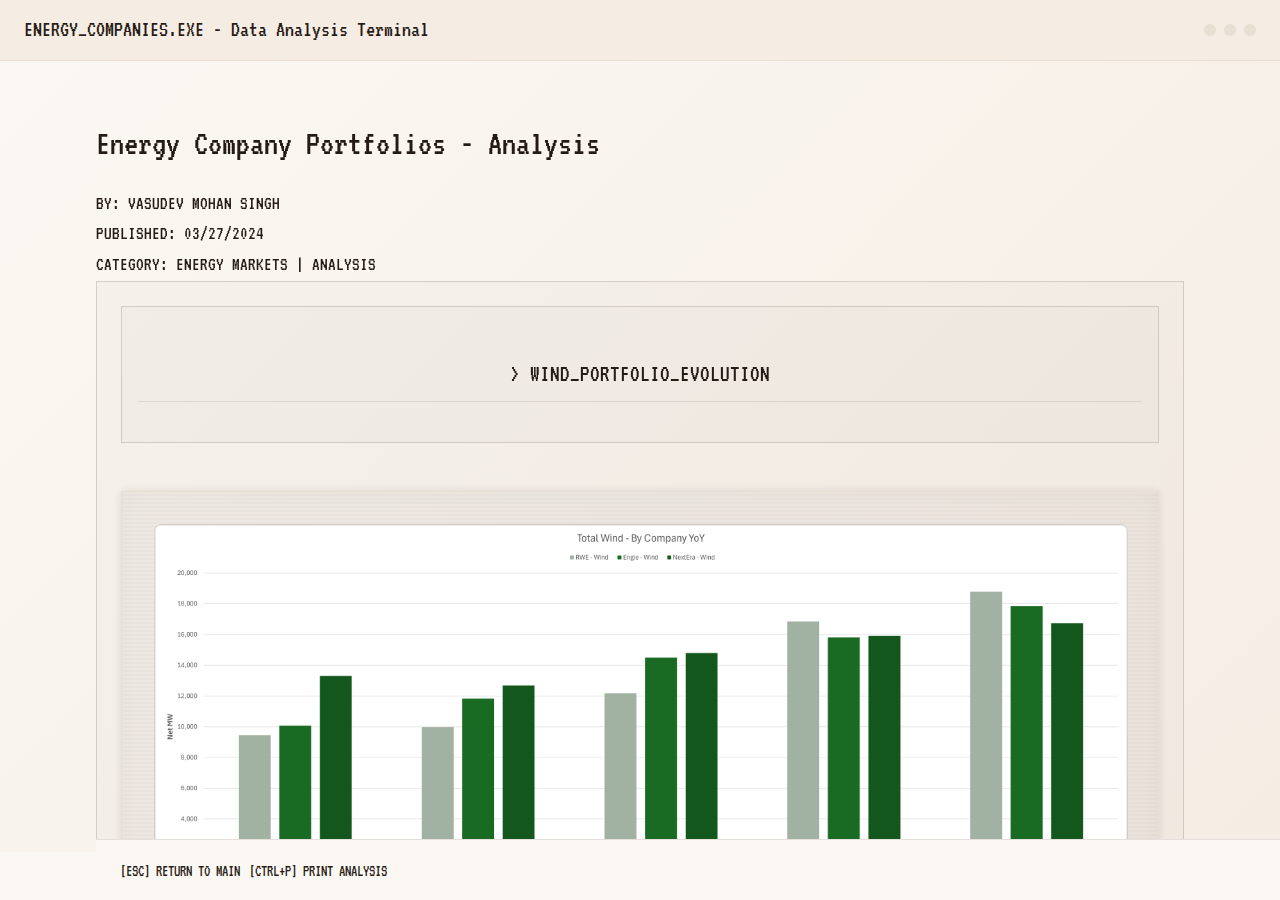
<file: energy-companies.html>
<!DOCTYPE html>
<html lang="en">

<head>
    <!-- Google tag (gtag.js) -->
    <script async src="https://www.googletagmanager.com/gtag/js?id=G-7E6VLPFK24"></script>
    <script>
        window.dataLayer = window.dataLayer || [];
        function gtag() { dataLayer.push(arguments); }
        gtag('js', new Date());

        gtag('config', 'G-7E6VLPFK24');
    </script>
    <meta charset="UTF-8">
    <meta name="viewport" content="width=device-width, initial-scale=1.0">
    <title>Energy Companies Portfolio - Analysis</title>
    <link rel="stylesheet" href="styles.css">
    <link href="https://fonts.googleapis.com/css2?family=VT323&display=swap" rel="stylesheet">
    <style>
        /* Reset body */
        body {
            margin: 0;
            padding: 0;
            min-height: 100vh;
            display: flex;
            justify-content: center;
            align-items: center;
            background-color: #F5EDE4;
        }

        /* Make terminal fill the viewport */
        .terminal {
            width: 100vw;
            height: 100vh;
            margin: 0;
            border: none;
            border-radius: 0;
            display: flex;
            flex-direction: column;
        }

        /* Header stays at top */
        .terminal-header {
            padding: 0.75rem 1.5rem;
            flex-shrink: 0;
        }

        /* Content area takes remaining space */
        .terminal-content {
            flex-grow: 1;
            overflow-y: auto;
            padding: 2rem 6rem;
            margin-bottom: 3rem;
            background: linear-gradient(135deg,
                    rgba(251, 247, 242, 0.95),
                    rgba(245, 237, 228, 0.98));
        }

        /* Command bar stays at bottom */
        .command-bar {
            position: fixed;
            bottom: 0;
            width: 100%;
            padding: 0.75rem 1.5rem;
            background: var(--terminal-bg);
            border-top: 1px solid rgba(25, 15, 10, 0.1);
        }

        /* Responsive adjustments */
        @media (max-width: 1200px) {
            .terminal-content {
                padding: 2rem 3rem;
            }

            .viz-container {
                height: 500px;
            }
        }

        /* Visualization Styles */
        .viz-section {
            margin-bottom: 3rem;
            padding: 1.5rem;
            border: 1px solid rgba(25, 15, 10, 0.15);
            background: rgba(25, 15, 10, 0.02);
        }

        .viz-container {
            width: 100%;
            height: 600px;
            margin: 3rem 0;
            position: relative;
            display: block;
            background-color: rgba(25, 15, 10, 0.03);
            border: 1px solid var(--terminal-border);
            padding: 2rem;
            box-sizing: border-box;
            box-shadow: inset 0 0 30px rgba(25, 15, 10, 0.03),
                0 0 10px rgba(25, 15, 10, 0.1);
        }

        .viz-image {
            width: 100%;
            height: auto;
            display: block;
            margin: 0 auto;
            border: 1px solid rgba(25, 15, 10, 0.15);
            border-radius: var(--border-radius);
            background: linear-gradient(to bottom,
                    rgba(251, 247, 242, 0.95),
                    rgba(245, 237, 228, 0.98));
        }

        .viz-container::before {
            content: '';
            position: absolute;
            top: 0;
            left: 0;
            right: 0;
            bottom: 0;
            background: linear-gradient(transparent 50%,
                    rgba(25, 15, 10, 0.02) 50%);
            background-size: 100% 4px;
            pointer-events: none;
        }

        .data-insights {
            margin-top: 1rem;
            padding: 1rem;
            background: rgba(25, 15, 10, 0.03);
            border-left: 3px solid var(--highlight-color);
        }

        .data-highlight {
            color: var(--highlight-color);
            font-weight: bold;
        }
    </style>

    <!-- Favicons -->
    <link rel="icon" type="image/svg+xml" href="images/logos/favicon.svg">
    <link rel="icon" type="image/png" sizes="32x32" href="images/logos/favicon-32.png">
    <link rel="icon" type="image/png" sizes="16x16" href="images/logos/favicon-16.png">
</head>

<body>
    <div class="terminal">
        <div class="terminal-header">
            <div class="terminal-title">ENERGY_COMPANIES.EXE - Data Analysis Terminal</div>
            <div class="terminal-buttons">
                <span class="terminal-button"></span>
                <span class="terminal-button"></span>
                <span class="terminal-button"></span>
            </div>
        </div>
        <div class="terminal-content">
            <article class="blog-content">
                <div class="blog-header">
                    <h1>Energy Company Portfolios - Analysis</h1>
                    <div class="blog-meta">
                        <div>BY: VASUDEV MOHAN SINGH</div>
                        <div>PUBLISHED: 03/27/2024</div>
                        <div>CATEGORY: ENERGY MARKETS | ANALYSIS</div>
                    </div>
                </div>
                <div class="content-section">
                    <div class="section-header">
                        <h2>> WIND_PORTFOLIO_EVOLUTION</h2>
                    </div>
                    <div class="viz-container">
                        <img src="images/company_windYoY.png" alt="Wind Poertfolio Growth - RWE, Engie, NextEra"
                            class="viz-image">
                    </div>
                    <div class="data-insights">
                        <h3>> KEY_INSIGHTS:</h3>
                        <ul>
                            <li>Wind growth consistent with confidence in wind as a long term reliable energy source -
                                dependent on the companies long term outlook</li>
                            <li>RWE portfolio grew by 99% - from 9.45GW in 2020 to 18.8GW in 2024</li>
                            <li>Engie portfolio grew by 77% - from 10.1GW to 17.83GW over the same period</li>
                            <li>NextEra portfolio grew only 26% - from 13.3GW to 16.7GW</li>
                            <li>Differences in growth percentages are mostly due to the company's long term outlooks on
                                a certain energy source</li>
                        </ul>
                    </div>
                </div>

                <div class="command-bar">
                    <a href="index.html" class="command-item">[ESC] RETURN TO MAIN</a>
                    <span class="command-item">[CTRL+P] PRINT ANALYSIS</span>
                </div>
        </div>

        <script>
            document.addEventListener('DOMContentLoaded', function () {
                const sliders = document.querySelectorAll('.multi-image');

                sliders.forEach(slider => {
                    const imageSlider = slider.querySelector('.image-slider');
                    const images = imageSlider.querySelectorAll('img');
                    const prevBtn = slider.querySelector('.prev');
                    const nextBtn = slider.querySelector('.next');
                    const dots = slider.querySelectorAll('.dot');
                    const counter = slider.querySelector('.image-counter');
                    let currentIndex = 0;

                    function updateSlider() {
                        imageSlider.style.transform = `translateX(-${currentIndex * 100}%)`;
                        dots.forEach((dot, index) => {
                            dot.classList.toggle('active', index === currentIndex);
                        });
                        counter.textContent = `IMAGE ${currentIndex + 1}/${images.length}`;
                    }

                    prevBtn.addEventListener('click', () => {
                        currentIndex = (currentIndex - 1 + images.length) % images.length;
                        updateSlider();
                    });

                    nextBtn.addEventListener('click', () => {
                        currentIndex = (currentIndex + 1) % images.length;
                        updateSlider();
                    });

                    dots.forEach((dot, index) => {
                        dot.addEventListener('click', () => {
                            currentIndex = index;
                            updateSlider();
                        });
                    });

                    // Keyboard navigation
                    document.addEventListener('keydown', (e) => {
                        if (e.key === 'ArrowLeft') {
                            prevBtn.click();
                        } else if (e.key === 'ArrowRight') {
                            nextBtn.click();
                        }
                    });
                });
            });
        </script>
</body>

</html>
</file>
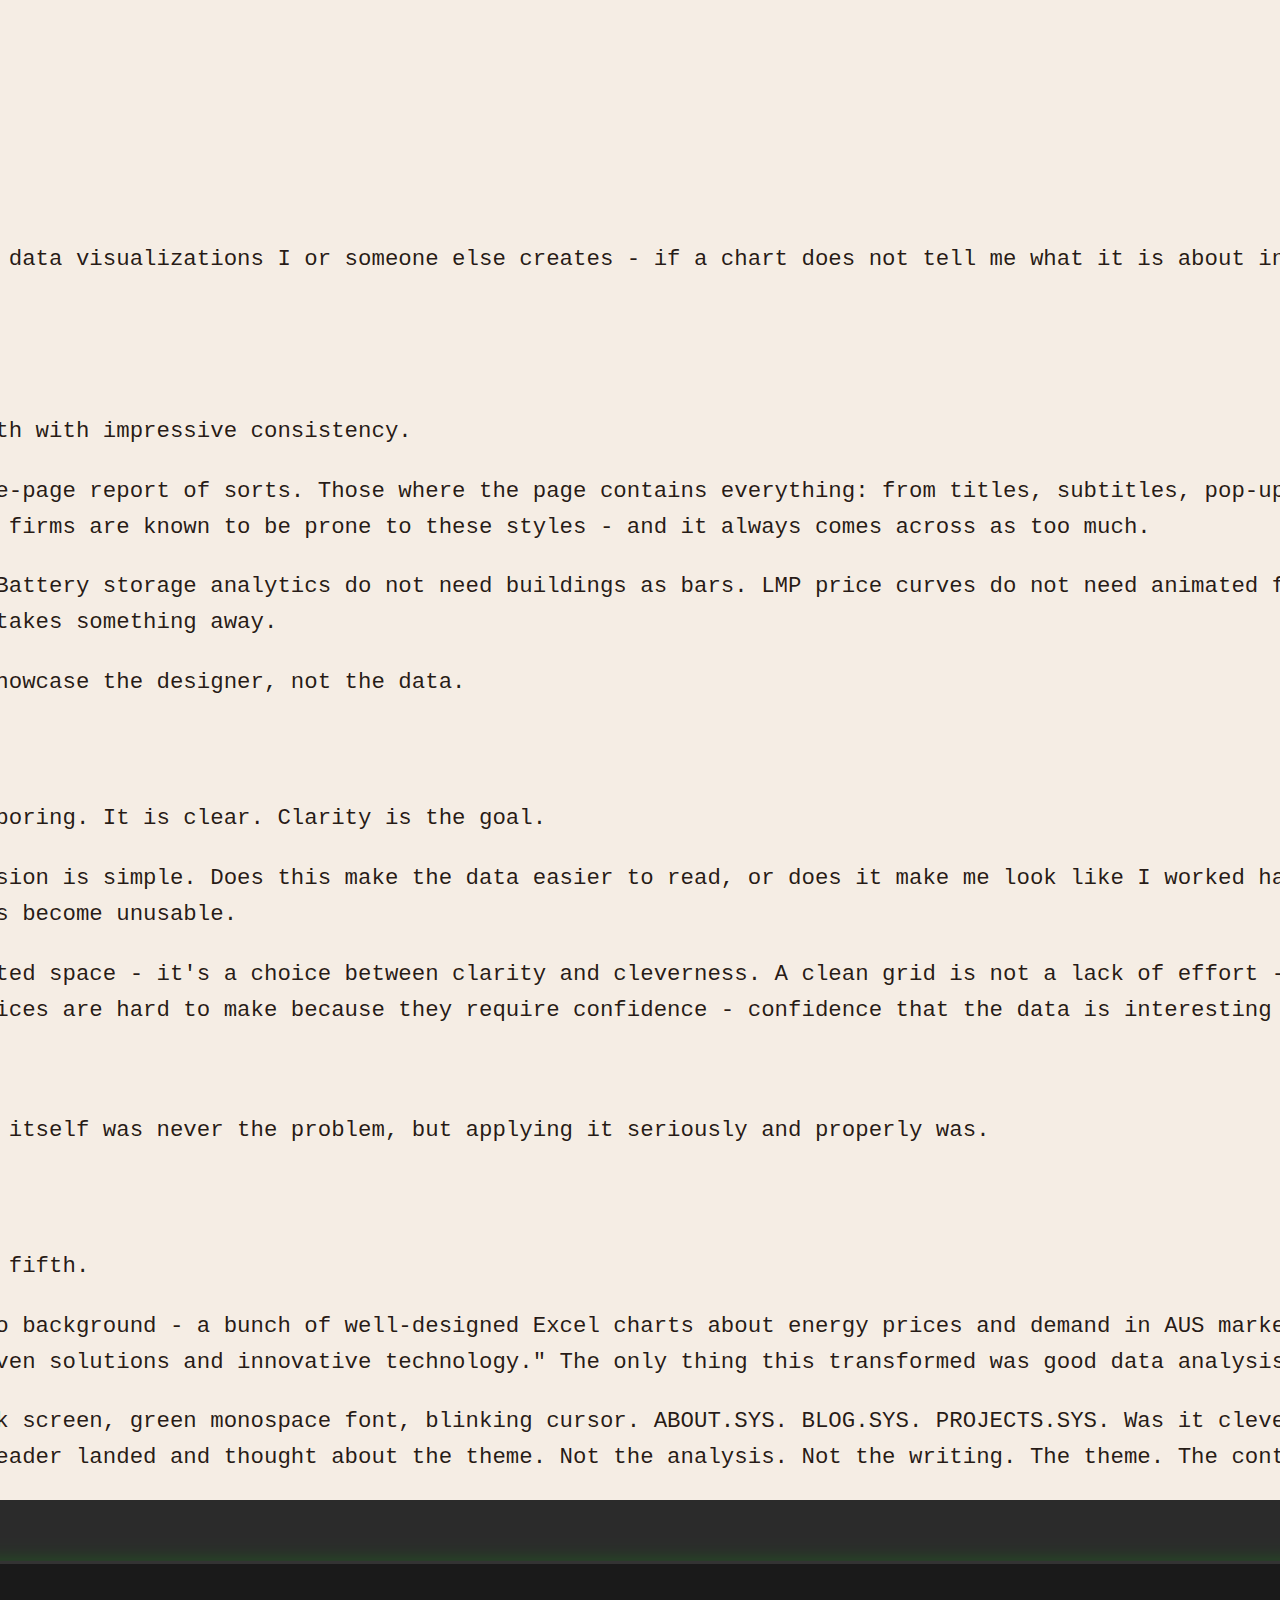
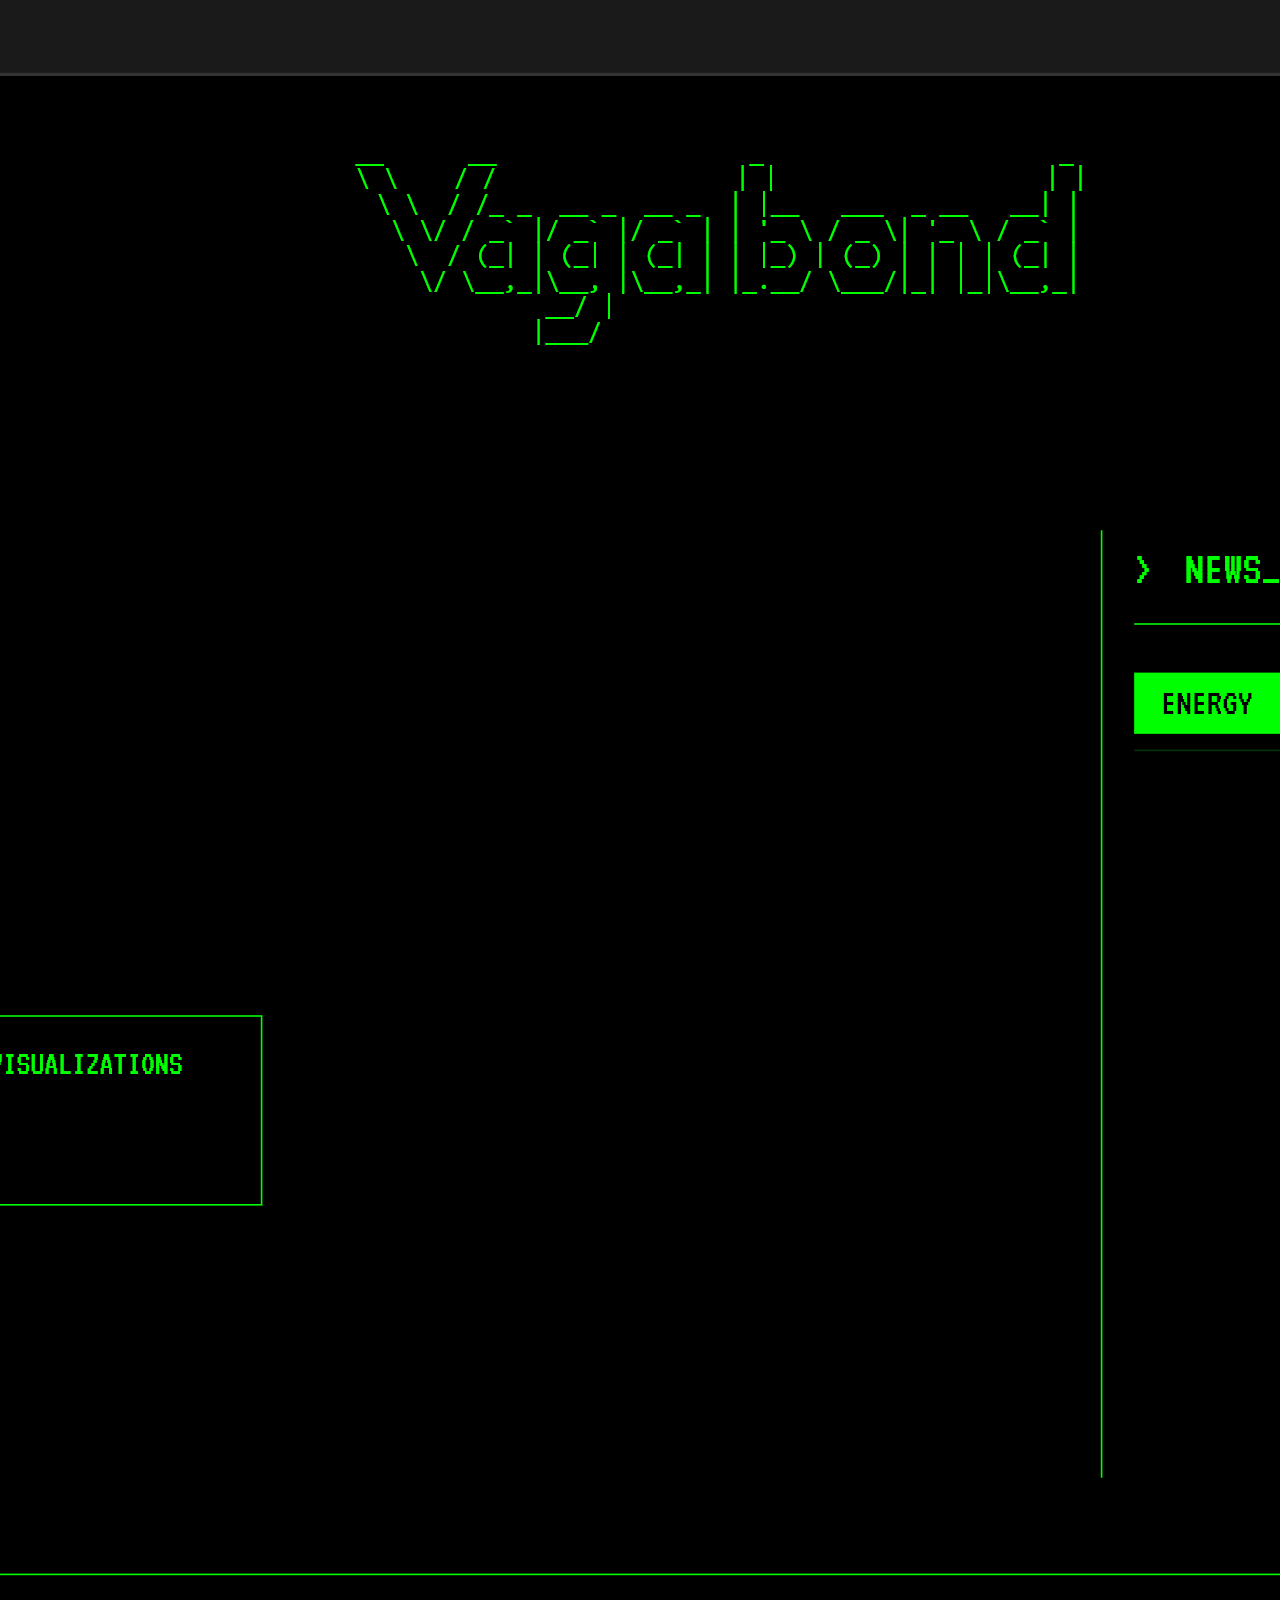
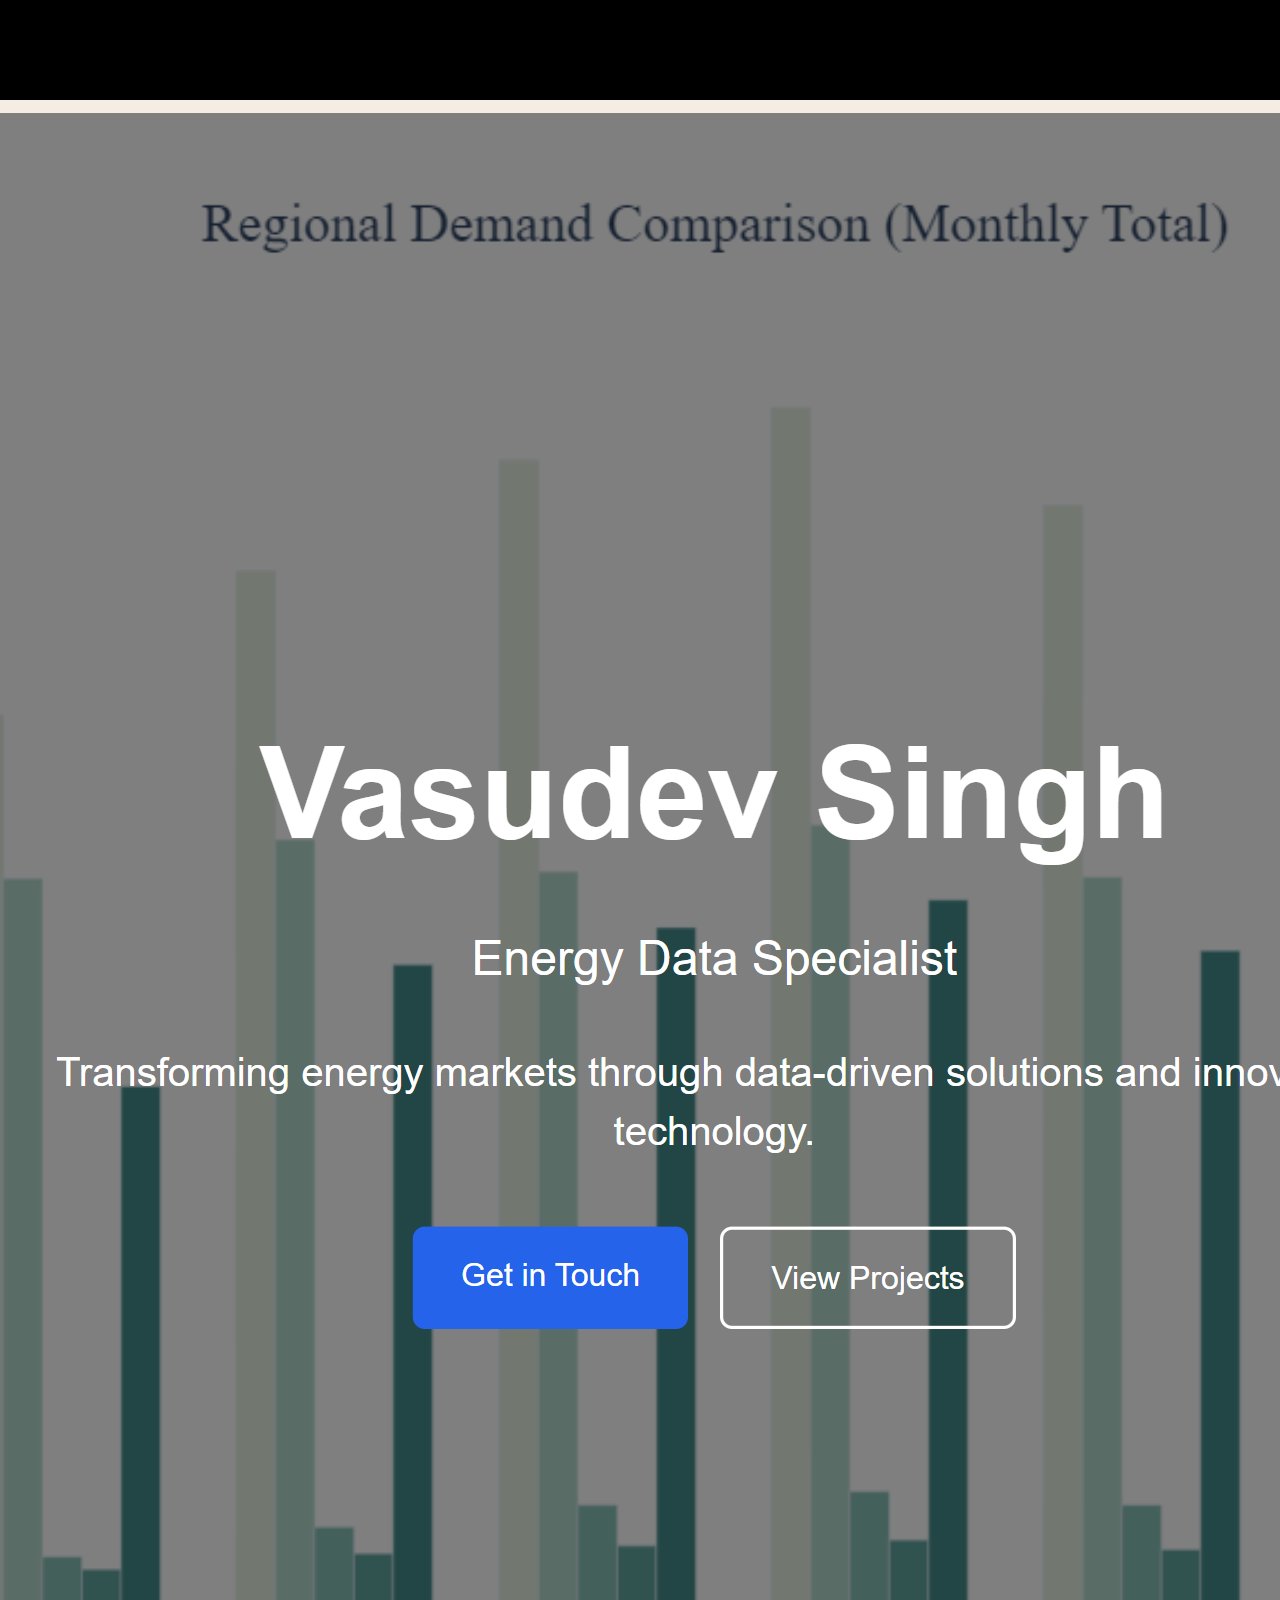
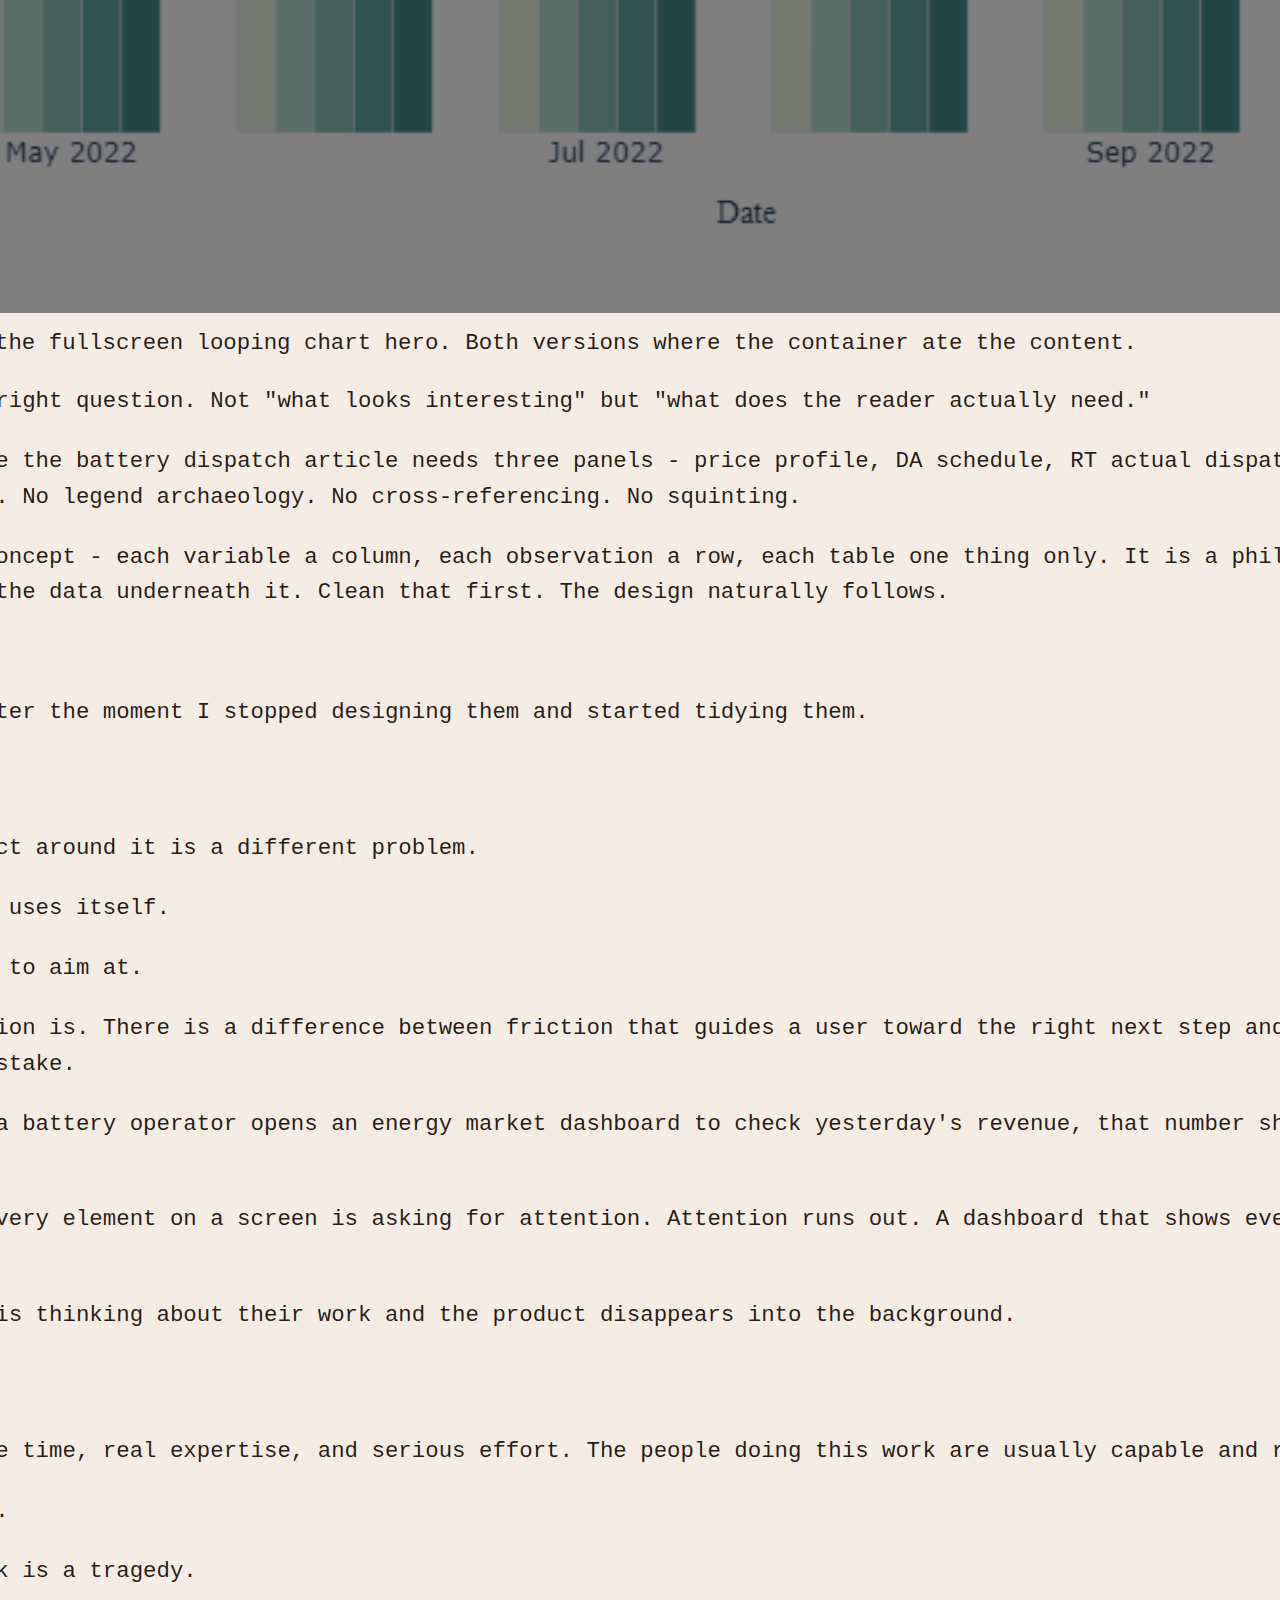
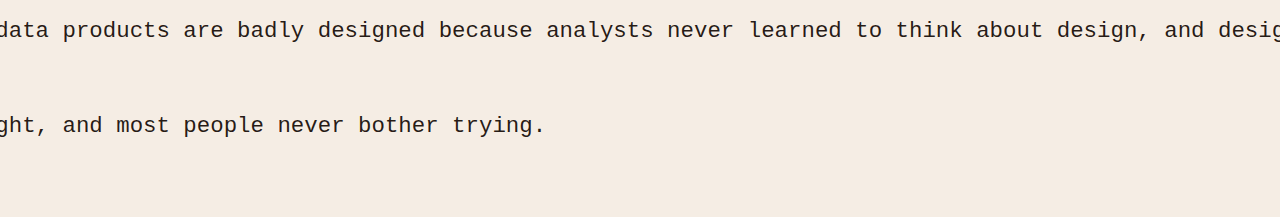
<file: energy-data-design-philosophy.html>
<!DOCTYPE html>
<html lang="en">

<head>
    <!-- Google tag (gtag.js) -->
    <script async src="https://www.googletagmanager.com/gtag/js?id=G-7E6VLPFK24"></script>
    <script>
        window.dataLayer = window.dataLayer || [];
        function gtag() { dataLayer.push(arguments); }
        gtag('js', new Date());
        gtag('config', 'G-7E6VLPFK24');
    </script>
    <meta charset="UTF-8">
    <meta name="viewport" content="width=device-width, initial-scale=1.0">
    <title>Data Visualization in the Energy Space is Broken - The Merit Order</title>
    <link rel="canonical" href="https://themeritorder.co/energy-data-design-philosophy.html">
    <meta name="description"
        content="Why less is more in energy data visualization. The 10-second rule, tidy data, and what five iterations of a website taught me about designing for clarity.">

    <!-- Open Graph / LinkedIn -->
    <meta property="og:type" content="article">
    <meta property="og:title" content="Design Principles for Energy Data Products">
    <meta property="og:description"
        content="If a chart does not tell me what it is about in 10 seconds, it has failed. On restraint, clarity, and letting data be the hero.">
    <meta property="og:image" content="images/retrotimes_index.png">

    <!-- Fonts -->
    <link rel="preconnect" href="https://fonts.googleapis.com">
    <link rel="preconnect" href="https://fonts.gstatic.com" crossorigin>
    <link
        href="https://fonts.googleapis.com/css2?family=Caveat:wght@400;500&family=Inter:wght@400;500;600&family=Playfair+Display:wght@400;600;700&family=Source+Serif+Pro:wght@400;600&family=JetBrains+Mono:wght@400;500&display=swap"
        rel="stylesheet">
    <!-- Google Fonts — required for logo to render in DM Serif Display -->
    <link href="https://fonts.googleapis.com/css2?family=DM+Serif+Display&family=Libre+Franklin:wght@300&display=swap"
        rel="stylesheet">

    <link rel="stylesheet" href="styles.css">
</head>

<body>
    <!-- Site Header -->
    <header class="site-header">
        <div class="container">
            <a href="index.html" class="site-logo">
                <svg xmlns="http://www.w3.org/2000/svg" viewBox="0 0 128 56" width="256" height="56" role="img"
                    aria-label="The Merit Order">
                    <text x="1" y="13" font-family="'Libre Franklin', 'Arial Narrow', Arial, sans-serif" font-size="12"
                        font-weight="300" letter-spacing="4.2" fill="#b02418">THE</text>
                    <text x="0" y="40" font-family="'DM Serif Display', Georgia, 'Times New Roman', serif"
                        font-size="28" fill="#1a1210">Merit Order</text>
                    <rect x="0" y="46" width="152" height="2.5" fill="#1a1210" />
                    <rect x="0" y="51.5" width="152" height="0.8" fill="#1a1210" />
                </svg>
            </a>
            <button class="menu-toggle" aria-label="Toggle menu">
                <span></span>
                <span></span>
                <span></span>
            </button>
            <nav class="main-nav">
                <a href="about.html" class="nav-link">About</a>
                <a href="index.html#writing" class="nav-link">Writing</a>
                <a href="energy_viz.html" class="nav-link">Data</a>
                <a href="about.html#contact" class="nav-link">Contact</a>
            </nav>
        </div>
    </header>

    <main class="article-page">
        <article class="article article-personal">
            <!-- Article Header -->
            <header class="article-header">
                <div class="container-narrow">
                    <nav class="breadcrumb">
                        <a href="index.html">Home</a>
                        <span class="separator">/</span>
                        <span>Writing</span>
                    </nav>

                    <div class="article-meta-top">
                        <span class="category-tag category-tag-energy">Energy</span>
                    </div>

                    <h1 class="article-title">Data Is the Hero. Not You.</h1>

                    <div class="article-meta">
                        <span class="author">By Vasudev Singh</span>
                        <span class="separator">|</span>
                        <time datetime="2026-04-13">April 2026</time>
                        <span class="separator">|</span>
                        <span class="read-time">6 min read</span>
                    </div>
                </div>
            </header>

            <!-- Article Content -->
            <div class="article-content">
                <div class="container-narrow">

                    <p>I have a rule that I have followed without fail for all data visualizations I or someone else
                        creates - if a chart does not tell me what it is about in 10 seconds, it has failed. The sole
                        purpose of a chart is to make data legible and highlight the story within it.</p>

                    <h2>The Two Ways to Get It Wrong</h2>

                    <p>There are two ways to ruin a chart and people manage both with impressive consistency.</p>

                    <p>The first is turning a chart into a presentation - a one-page report of sorts. Those where the
                        page contains everything: from titles, subtitles, pop-ups, definitions, combo-charts,
                        references, contributions, exceptions and so on. Some of the most prominent energy firms are
                        known to be prone to these styles - and it always comes across as too much.</p>

                    <p>The second is making a chart that belongs in a museum. Battery storage analytics do not need
                        buildings as bars. LMP price curves do not need animated flight paths. A clean bar chart is not
                        lazy. It is correct. Every unit of visual complexity that doesn't add information takes
                        something away.</p>

                    <p>Both mistakes have the same root at their core - they showcase the designer, not the data.</p>

                    <h2>Data Is the Hero. Not You.</h2>

                    <p>A line chart showing LMP price curves over time is not boring. It is clear. Clarity is the goal.
                    </p>

                    <p>The question I ask before every visual data design decision is simple. Does this make the data
                        easier to read, or does it make me look like I worked hard? Those are different things, and
                        unfortunately most people confuse them, which is how most energy market dashboards become
                        unusable.</p>

                    <p>Good design comes from restraint. Whitespace is not wasted space - it's a choice between clarity
                        and cleverness. A clean grid is not a lack of effort - it's a display of structural integrity. A
                        two-color palette is not a failure of imagination - it's timeless. These choices are hard to
                        make because they require confidence - confidence that the data is interesting enough to stand
                        on its own.</p>

                    <p>And the best part - the data usually is.</p>

                    <p>I learned this by trial and error myself. The principle itself was never the problem, but
                        applying
                        it seriously and properly was.
                    </p>

                    <h2>The Toggle</h2>

                    <p>This website has had five lives. You are looking at the fifth.</p>

                    <p>The first had a fullscreen looping bar chart as the hero background - a bunch of well-designed
                        Excel charts about energy prices and demand in AUS markets looping in the background - with my
                        name and a tagline overlaid in white. "Transforming energy markets through data-driven solutions
                        and innovative technology." The only thing this transformed was good data analysis into a subpar
                        background image.</p>

                    <p>The second was VAGABOND.EXE. Retro terminal theme, black screen, green monospace font, blinking
                        cursor. ABOUT.SYS. BLOG.SYS. PROJECTS.SYS. Was it clever? Maybe. Was it completely useless? 100%
                        YES. Every design choice pointed at the aesthetic and away from the content. A reader landed and
                        thought about the theme. Not the analysis. Not the writing. The theme. The container ate the
                        content whole.</p>

                    <figure class="article-figure">
                        <div class="article-figure-grid">
                            <img src="images/retrotimes_index.png"
                                alt="VAGABOND.EXE - the retro terminal version of this site">
                            <img src="images/herotimes_index_page.png"
                                alt="The hero background chart version of this site">
                        </div>
                        <figcaption>Left: VAGABOND.EXE - the retro terminal era. Right: the fullscreen looping chart
                            hero. Both versions where the container ate the content.</figcaption>
                    </figure>

                    <p>The current version exists because I finally asked the right question. Not "what looks
                        interesting" but "what does the reader actually need."</p>

                    <p>Clean layout. Warm tones. Charts that stand alone. Where the <a
                            href="battery-dispatch-ercot.html">battery dispatch article</a> needs three panels - price
                        profile, DA schedule, RT actual dispatch - they sit vertically, each with room to breathe, each
                        readable in isolation. The reader moves through them in sequence. No legend archaeology. No
                        cross-referencing. No squinting.</p>

                    <p>This is tidy data applied to design. Hadley Wickham's concept - each variable a column, each
                        observation a row, each table one thing only. It is a philosophy: structure your data correctly
                        and the visualization almost draws itself. The mess in a chart is usually a mess in the data
                        underneath it. Clean that first. The design naturally follows.</p>

                    <p><span class="highlight">Ordo ab chao.</span></p>

                    <p><em>"Order From Chaos"</em> - The website and my visuals got better the moment I stopped
                        designing
                        them and started tidying them.</p>

                    <h2>Motion and Flow</h2>

                    <p>Tidy data solves the canvas. What you do with the product around it is a different problem.</p>

                    <p>The highest compliment I can give a product is this: it uses itself.</p>

                    <p>Nobody gets there completely. But it is the right thing to aim at.</p>

                    <p>Friction in a UI is not the enemy - directionless friction is. There is a difference between
                        friction that guides a user toward the right next step and friction that exists because a
                        designer didn't think hard enough about the screen. One is intentional. The other is a mistake.
                    </p>

                    <p>A user should never have to search for the obvious. If a battery operator opens an energy market
                        dashboard to check yesterday's revenue, that number should already be in front of them. It is
                        obvious, easy to do and yet rarely accomplished.</p>

                    <p>And a user should never be drowned in the irrelevant. Every element on a screen is asking for
                        attention. Attention runs out. A dashboard that shows everything shows nothing - it handed its
                        job to the user and called it a feature.</p>

                    <p>Flow is when none of this is visible anymore. The user is thinking about their work and the
                        product disappears into the background.</p>

                    <h2>The Last Mile</h2>

                    <p>Energy analysis is genuinely hard work. Good models take time, real expertise, and serious
                        effort. The people doing this work are usually capable and rigorous.</p>

                    <p>And then they put the output in a chart nobody can read.</p>

                    <p>A chart that fails the 10-second rule after so much work is a tragedy.</p>

                    <p>The bar here is low. Most energy market dashboards and data products are badly designed because
                        analysts never learned to think about design, and designers don't understand energy markets. If
                        you can do both, you are in a genuinely small group. Use that.</p>

                    <p>Less is not laziness. It is the hardest thing to get right, and most people never bother trying.
                    </p>

                </div>
            </div>

            <!-- Article Footer -->
            <footer class="article-footer">
                <div class="container-narrow">
                    <div class="article-tags">
                        <span class="tag">Energy Markets</span>
                        <span class="tag">Data Visualization</span>
                        <span class="tag">Design</span>
                        <span class="tag">Product</span>
                    </div>

                    <!-- Navigation loaded dynamically from data/posts.json -->
                    <nav class="article-nav">
                        <!-- Fallback content - will be replaced by JS -->
                    </nav>
                </div>
            </footer>
        </article>
    </main>

    <!-- Site Footer -->
    <footer class="site-footer">
        <div class="container">
            <div class="footer-content">
                <p class="copyright">© 2025 Vasudev Mohan Singh</p>
                <div class="social-links">
                    <a href="https://www.linkedin.com/in/vasudevmohansingh/" target="_blank">LinkedIn</a>
                    <a href="mailto:vasudevmsingh@gmail.com">Email</a>
                </div>
            </div>
        </div>
    </footer>

    <script src="main.js"></script>
</body>

</html>
</file>
<file: styles.css>
/* Theme Variables */
:root {
    --terminal-bg: #FBF7F2;
    --terminal-text: rgba(25, 15, 10, 0.95);
    --terminal-text-muted: rgba(25, 15, 10, 0.7);
    --terminal-header: #F5EDE4;
    --terminal-border: #E8DED2;
    --menu-hover: rgba(25, 15, 10, 0.08);
    --terminal-shadow: 0 0 20px rgba(25, 15, 10, 0.1);
    --highlight-color: #5C2E0B;
    --accent-color: rgba(92, 46, 11, 0.9);
    --font-family-main: 'VT323', monospace;
    --font-size-base: 1.4rem;
    --font-weight-thin: 300;
    --font-weight-normal: 400;
    --font-weight-bold: 500;
    --font-size-small: 1.2rem;
    --font-size-large: 1.8rem;
    --font-size-title: 2.2rem;
    --line-height-base: 1.6;
    --border-radius: 8px;
    --spacing-unit: 1rem;
}

/* Global Styles */
body {
    font-family: var(--font-family-main);
    font-size: var(--font-size-base);
    font-weight: var(--font-weight-normal);
    line-height: var(--line-height-base);
    background-color: #F5EDE4;
    margin: 0;
    padding: var(--spacing-unit);
    min-height: 100vh;
    display: flex;
    justify-content: center;
    align-items: center;
    color: var(--terminal-text);
}

/* Typography */
h1, h2, h3, h4, h5, h6 {
    font-family: var(--font-family-main);
    font-weight: var(--font-weight-normal);
    color: var(--terminal-text);
}

h1 {
    font-size: var(--font-size-title);
    margin-bottom: 1rem;
}

h2 {
    font-size: var(--font-size-large);
    margin: 2rem 0 1rem;
}

p {
    font-weight: var(--font-weight-normal);
    margin-bottom: 1.5rem;
}

a {
    font-family: var(--font-family-main);
    font-weight: var(--font-weight-normal);
    color: var(--terminal-text);
    text-decoration: none;
}

/* Terminal Elements */
.terminal-title {
    font-family: var(--font-family-main);
    font-weight: var(--font-weight-normal);
    font-size: var(--font-size-base);
    color: var(--terminal-text);
}

.command-prompt {
    font-family: var(--font-family-main);
    font-weight: var(--font-weight-normal);
    font-size: var(--font-size-base);
}

.menu-trigger,
.menu-option,
.command-item {
    font-weight: var(--font-weight-normal);
    font-size: var(--font-size-small);
}

.file-info {
    font-family: var(--font-family-main);
    font-weight: var(--font-weight-normal);
    font-size: 0.9em;
}

/* Blog Specific */
.blog-content {
    font-family: var(--font-family-main);
    font-weight: var(--font-weight-normal);
    font-size: var(--font-size-base);
    line-height: var(--line-height-base);
}

.blog-title {
    font-family: var(--font-family-main);
    font-weight: var(--font-weight-normal);
    font-size: var(--font-size-title);
}

.blog-meta {
    font-family: var(--font-family-main);
    font-weight: var(--font-weight-normal);
    font-size: var(--font-size-small);
}

/* About Page Specific */
.about-content {
    font-family: var(--font-family-main);
    font-weight: var(--font-weight-normal);
    font-size: var(--font-size-base);
    line-height: var(--line-height-base);
}

.about-header h1 {
    font-family: var(--font-family-main);
    font-weight: var(--font-weight-normal);
    font-size: var(--font-size-title);
}

.about-header .subtitle {
    font-family: var(--font-family-main);
    font-weight: var(--font-weight-normal);
    font-size: 1.1rem;
}

.contact-label,
.terminal-link {
    font-family: var(--font-family-main);
    font-weight: var(--font-weight-normal);
    font-size: var(--font-size-base);
}

.highlight {
    font-weight: var(--font-weight-bold);
    color: var(--highlight-color);
}

.data-highlight {
    font-weight: var(--font-weight-bold);
    color: var(--highlight-color);
}

/* Terminal Window Styles */
.terminal {
    background-color: var(--terminal-bg);
    width: calc(100vw - 2rem);
    height: calc(100vh - 2rem);
    margin: 0;
    border: 1px solid var(--terminal-border);
    border-radius: var(--border-radius);
    box-shadow: var(--terminal-shadow);
    overflow: hidden;
    display: flex;
    flex-direction: column;
    backdrop-filter: blur(10px);
}

.terminal-header {
    background-color: var(--terminal-header);
    padding: 0.75rem 1.5rem;
    display: flex;
    justify-content: space-between;
    align-items: center;
    border-bottom: 1px solid var(--terminal-border);
}

.terminal-buttons {
    display: flex;
    gap: 0.5rem;
}

.terminal-button {
    width: 12px;
    height: 12px;
    border-radius: 50%;
    background-color: var(--terminal-border);
}

.terminal-content {
    padding: 2rem;
    display: flex;
    flex-direction: column;
    gap: 2rem;
    flex: 1;
    overflow: hidden;
    background: linear-gradient(
        135deg,
        rgba(251, 247, 242, 0.95),
        rgba(245, 237, 228, 0.98)
    );
}

.main-container {
    flex: 1;
    min-width: 0;  /* Allows container to shrink below content size */
}

.terminal-content::-webkit-scrollbar {
    width: 8px;
}

.terminal-content::-webkit-scrollbar-track {
    background: var(--terminal-bg);
}

.terminal-content::-webkit-scrollbar-thumb {
    background-color: rgba(25, 15, 10, 0.3);
    border-radius: 4px;
}

.terminal-content::-webkit-scrollbar-thumb:hover {
    background-color: rgba(25, 15, 10, 0.5);
}

/* ASCII Art */
.ascii-art {
    color: var(--terminal-text);
    text-align: center;
    margin-bottom: 2rem;
    font-size: 0.8rem;
    line-height: 1;
}

.ascii-art pre {
    margin: 0;
}

/* Command Prompt */
.prompt-marker {
    color: var(--terminal-text);
    margin-right: 0.5rem;
}

.typing-text {
    animation: blink 1s step-end infinite;
}

@keyframes blink {
    50% { opacity: 0; }
}

/* Menu Styles */
.menu-container {
    display: flex;
    flex-direction: column;
    gap: 1rem;
}

.menu-item {
    position: relative;
}

.menu-trigger {
    padding: 0.75rem 1rem;
    cursor: pointer;
    transition: all 0.3s ease;
    border-radius: var(--border-radius);
    border: 1px solid transparent;
}

.menu-trigger:hover {
    background-color: var(--menu-hover);
    border-color: var(--highlight-color);
}

.menu-dropdown {
    display: none;
    position: absolute;
    left: 2rem;
    background-color: rgba(251, 247, 242, 0.98);
    border: 1px solid var(--terminal-text);
    min-width: 400px;
    max-height: 80vh;
    overflow-y: auto;
    z-index: 1000;
    border-radius: var(--border-radius);
    backdrop-filter: blur(10px);
    box-shadow: 0 4px 12px rgba(25, 15, 10, 0.1);
}

.menu-item.active .menu-dropdown {
    display: block;
    animation: fadeIn 0.2s ease-out;
}

.menu-option {
    display: block;
    padding: 0.75rem 1rem;
    color: var(--terminal-text);
    text-decoration: none;
    transition: all 0.3s ease;
    border-left: 2px solid transparent;
}

.menu-option:hover {
    background-color: var(--menu-hover);
    border-left-color: var(--highlight-color);
}

/* Responsive Layout */
@media (max-width: 768px) {
    body {
        padding: 1rem;
    }

    .terminal {
        max-width: 100%;
    }

    .ascii-art {
        font-size: 0.6rem;
    }

    .menu-dropdown {
        min-width: 250px;
    }
}

/* Blog List Styles */
.blog-list-container {
    max-width: 1000px;
    margin: 2rem auto;
    padding: 0 1rem;
}

.page-header {
    text-align: center;
    margin: 2rem 0;
    color: var(--text-color);
}

.blog-card {
    display: flex;
    background: var(--card-background);
    border-radius: 12px;
    overflow: hidden;
    margin-bottom: 2rem;
    box-shadow: 0 4px 6px -1px rgba(0, 0, 0, 0.1);
    transition: transform 0.2s ease, box-shadow 0.2s ease;
}

.blog-card:hover {
    transform: translateY(-4px);
    box-shadow: 0 10px 15px -3px rgba(0, 0, 0, 0.1);
}

.blog-image {
    flex: 0 0 200px;
    background-size: cover;
    background-position: center;
}

.blog-excerpt {
    color: var(--muted-text);
    margin-bottom: 1rem;
    line-height: 1.6;
}

.blog-metadata {
    margin-top: auto;
    display: flex;
    flex-wrap: wrap;
    gap: 1rem;
    align-items: center;
    color: var(--muted-text);
    font-size: 0.875rem;
}

.category-tag {
    background-color: var(--light-gray);
    padding: 0.25rem 0.75rem;
    border-radius: 9999px;
    font-size: 0.75rem;
    font-weight: 500;
    color: var(--muted-text);
}

.blog-info {
    display: flex;
    gap: 1rem;
    margin-bottom: 1rem;
}

.metadata-item {
    display: flex;
    align-items: center;
    gap: 0.5rem;
}

.metadata-item svg {
    width: 1.25rem;
    height: 1.25rem;
    opacity: 0.7;
}

/* Navigation */
.back-link {
    display: inline-flex;
    margin: 1rem;
    padding: 0.5rem 1rem;
    color: teal;
    align-items: center;
    gap: 0.5rem;
}

/* Visualization Styles */
.viz-section {
    margin-bottom: 3rem;
    padding: 1.5rem;
    border: 1px solid rgba(25, 15, 10, 0.15);
    background: rgba(25, 15, 10, 0.02);
}

.viz-header {
    margin-bottom: 1rem;
    padding-bottom: 0.5rem;
    border-bottom: 1px solid rgba(25, 15, 10, 0.1);
}

.viz-container {
    position: relative;
    margin: 2rem 0;
    padding: 1rem;
    background: rgba(230, 213, 192, 0.3);
    border: 1px solid var(--terminal-text);
    box-shadow: inset 0 0 30px rgba(25, 15, 10, 0.05),
                0 0 10px rgba(25, 15, 10, 0.1);
}

.viz-image {
    width: 100%;
    height: auto;
    display: block;
    margin: 0 auto;
    position: relative;
}

.viz-image::after {
    content: '';
    position: absolute;
    top: 0;
    left: 0;
    right: 0;
    bottom: 0;
    background: linear-gradient(
        transparent 50%,
        rgba(25, 15, 10, 0.02) 50%
    );
    background-size: 100% 4px;
    pointer-events: none;
}

.data-insights {
    margin-top: 1rem;
    padding: 1rem;
    background: rgba(25, 15, 10, 0.03);
    border-left: 3px solid var(--terminal-text);
}

/* Multi-image Container Styles */
.viz-container.multi-image {
    position: relative;
    overflow: hidden;
}

.image-slider {
    display: flex;
    transition: transform 0.3s ease;
    width: 100%;
}

.image-slider img {
    min-width: 100%;
    object-fit: contain;
}

.slider-nav {
    position: absolute;
    bottom: 1rem;
    left: 0;
    right: 0;
    display: flex;
    justify-content: center;
    gap: 1rem;
    z-index: 2;
}

.slider-dots {
    display: flex;
    gap: 0.5rem;
}

.dot {
    width: 8px;
    height: 8px;
    border: 1px solid var(--terminal-text);
    background: transparent;
    border-radius: 50%;
    cursor: pointer;
}

.dot.active {
    background: var(--terminal-text);
}

.slider-button {
    position: absolute;
    top: 50%;
    transform: translateY(-50%);
    background: rgba(0, 0, 0, 0.7);
    border: 1px solid var(--terminal-text);
    color: var(--terminal-text);
    font-family: var(--font-family-main);
    padding: 0.5rem 1rem;
    cursor: pointer;
    z-index: 2;
}

.slider-button:hover {
    background: rgba(25, 15, 10, 0.2);
}

.slider-button.prev {
    left: 1rem;
}

.slider-button.next {
    right: 1rem;
}

.image-counter {
    position: absolute;
    top: 1rem;
    right: 1rem;
    background: rgba(0, 0, 0, 0.7);
    border: 1px solid var(--terminal-text);
    padding: 0.25rem 0.5rem;
    font-family: var(--font-family-main);
    font-size: var(--font-size-small);
    color: var(--terminal-text);
    z-index: 2;
}

/* Common Section Styles */
.content-section {
    margin-bottom: 2.5rem;
    padding: 1.5rem;
    border: 1px solid rgba(25, 15, 10, 0.15);
    background: rgba(25, 15, 10, 0.02);
}

.content-section h2 {
    font-size: 1.5rem;
    margin-bottom: 1.5rem;
    border-bottom: 1px solid rgba(25, 15, 10, 0.1);
    padding-bottom: 0.5rem;
    color: var(--terminal-text);
}

.content-section h3 {
    font-size: 1.3rem;
    margin-bottom: 1rem;
    color: var(--terminal-text);
}

.content-section p {
    margin-bottom: 1.5rem;
}

.section-header {
    text-align: center;
    margin-bottom: 3rem;
    padding: 1rem;
    border: 1px solid rgba(25, 15, 10, 0.15);
    background: rgba(25, 15, 10, 0.02);
}

.section-header h1 {
    font-size: 2rem;
    margin-bottom: 1rem;
    text-align: center;
}

.section-meta {
    text-align: center;
    margin-bottom: 2rem;
    font-size: 1rem;
    opacity: 0.8;
}

/* Command Bar Styles */
.command-bar {
    position: fixed;
    bottom: 0;
    width: 100%;
    padding: 0.75rem 1.5rem;
    background: var(--terminal-bg);
    border-top: 1px solid rgba(25, 15, 10, 0.1);
}

.command-item {
    color: var(--terminal-text);
    text-decoration: none;
    font-size: 1rem;
}

.command-item:hover {
    text-decoration: underline;
}

/* Terminal Content Layout */
.terminal-content {
    padding: 2rem;
    display: flex;
    flex-direction: column;
    gap: 2rem;
    flex: 1;
    overflow: hidden;
    background: linear-gradient(
        135deg,
        rgba(251, 247, 242, 0.95),
        rgba(245, 237, 228, 0.98)
    );
}

/* Center Container for ASCII Art */
.center-container {
    text-align: center;
    margin-bottom: 2rem;
    background: linear-gradient(
        to bottom,
        rgba(251, 247, 242, 0.9),
        rgba(245, 237, 228, 0.95)
    );
    border: 1px solid rgba(25, 15, 10, 0.15);
    border-radius: var(--border-radius);
    padding: 2rem;
    box-shadow: inset 0 0 30px rgba(25, 15, 10, 0.03);
    position: relative;
    overflow: hidden;
}

/* Interaction Area Layout */
.interaction-area {
    display: flex;
    gap: 2rem;
    flex: 1;
    min-height: 0; /* Important for proper scrolling */
    margin-bottom: 1rem; /* Add space before footer */
}

.menu-side {
    flex: 1;
    min-width: 0; /* Allows container to shrink */
    display: flex;
    flex-direction: column;
    gap: 2rem;
}

/* News Container Styles */
.news-container {
    width: 450px;
    border-left: 1px solid rgba(25, 15, 10, 0.1);
    padding-left: 1.5rem;
    display: flex;
    flex-direction: column;
    gap: 1rem;
    max-height: calc(100vh - 300px);
}

.news-header {
    display: flex;
    align-items: center;
    gap: 0.5rem;
    padding-bottom: 0.75rem;
    border-bottom: 1px solid rgba(25, 15, 10, 0.1);
}

.news-title {
    font-size: var(--font-size-base);
    color: var(--terminal-text);
}

.news-content {
    flex: 1;
    overflow-y: auto; /* Enable vertical scrolling */
    padding-right: 1rem; /* Add padding for scrollbar */
}

/* Scrollbar Styles for news content */
.news-content::-webkit-scrollbar {
    width: 8px;
}

.news-content::-webkit-scrollbar-track {
    background: var(--terminal-bg);
}

.news-content::-webkit-scrollbar-thumb {
    background-color: var(--terminal-text);
    border-radius: 4px;
}

.news-items {
    display: flex;
    flex-direction: column;
    gap: 0.5rem;
}

.news-item {
    padding: 0.75rem;
    border: 1px solid transparent;
    border-radius: var(--border-radius);
    transition: all 0.3s ease;
}

.news-item:hover {
    background-color: var(--menu-hover);
    border-color: rgba(25, 15, 10, 0.1);
}

.news-item:last-child {
    border-bottom: none;
}

/* Remove the animation styles since we're using regular scrolling */
.news-items-wrapper {
    position: relative;
    width: 100%;
    padding-right: 1rem;
}

/* Terminal Footer */
.terminal-footer {
    background-color: var(--terminal-bg);
    border-top: 1px solid rgba(25, 15, 10, 0.1);
    padding: 1rem 1.5rem;
    display: flex;
    justify-content: space-between;
    align-items: center;
    font-size: var(--font-size-small);
    color: var(--terminal-text-muted);
}

.footer-left {
    display: flex;
    align-items: center;
    gap: 0.5rem;
    opacity: 0.8;
}

.footer-right .terminal-link {
    display: inline-flex;
    align-items: center;
    gap: 0.5rem;
    opacity: 0.8;
    transition: opacity 0.2s ease;
}

.footer-right .terminal-link:hover {
    opacity: 1;
    background: rgba(25, 15, 10, 0.08);
    outline: 1px solid var(--terminal-text);
}

/* Ticker Styles */
.ticker-container {
    margin: 2rem 0;
    padding: 0.75rem 1rem;
    border: 1px solid rgba(25, 15, 10, 0.1);
    background: rgba(25, 15, 10, 0.03);
    overflow: hidden;
}

.ticker-line {
    display: flex;
    align-items: center;
    gap: 0.5rem;
    font-size: var(--font-size-small);
}

.ticker-wrapper {
    display: flex;
    white-space: nowrap;
    animation: scroll 60s linear infinite;
}

.ticker-text {
    padding-right: 3rem;
    color: var(--terminal-text);
    opacity: 0.8;
}

.ticker-link {
    color: var(--terminal-text);
    text-decoration: none;
    transition: all 0.2s ease;
    padding: 0.2rem 0.5rem;
}

.ticker-link:hover {
    background: var(--menu-hover);
    outline: 1px solid var(--terminal-text);
}

@keyframes scroll {
    0% {
        transform: translateX(0);
    }
    100% {
        transform: translateX(-50%);
    }
}

.ticker-wrapper:hover {
    animation-play-state: paused;
}

.news-header {
    display: flex;
    align-items: center;
    gap: 0.5rem;
    padding-bottom: 0.5rem;
    border-bottom: 1px solid var(--terminal-text);
}

.news-title {
    font-size: var(--font-size-base);
    color: var(--terminal-text);
}

.news-item {
    padding: 0.5rem;
    transition: background-color 0.2s ease;
}

.news-item:hover {
    background-color: var(--menu-hover);
}

.news-link {
    display: flex;
    gap: 0.75rem;
    align-items: flex-start;
    color: var(--terminal-text);
    text-decoration: none;
    font-size: var(--font-size-small);
    line-height: 1.4;
}

.news-source {
    opacity: 0.7;
    font-size: 0.9em;
    margin-left: 0.5rem;
}

.news-description {
    margin-top: 0.5rem;
    margin-left: 1.5rem;
    font-size: 0.9em;
    color: var(--terminal-text-muted);
    line-height: 1.4;
}

/* Responsive adjustments */
@media (max-width: 1200px) {
    .interaction-area {
        flex-direction: column;
    }

    .news-container {
        width: 100%;
        border-left: none;
        border-top: 1px solid var(--terminal-text);
        padding-left: 0;
        padding-top: 1rem;
        max-height: 300px;
    }
}

/* Section Switcher Styles */
.section-switcher {
    display: flex;
    gap: 0.5rem;
    padding: 0.5rem 0;
    border-bottom: 1px solid rgba(25, 15, 10, 0.1);
    margin-bottom: 0.5rem;
}

.section-btn {
    background: transparent;
    border: 1px solid var(--terminal-text);
    color: var(--terminal-text);
    padding: 0.5rem 1rem;
    font-family: var(--font-family-main);
    font-size: var(--font-size-small);
    cursor: pointer;
    transition: all 0.3s ease;
    border-radius: var(--border-radius);
}

.section-btn:hover {
    background: var(--menu-hover);
}

.section-btn.active {
    background: rgba(25, 15, 10, 0.1);
    border-color: var(--highlight-color);
    color: var(--highlight-color);
    font-weight: var(--font-weight-bold);
}

/* NBA Scores Styles */
.nba-scores-wrapper {
    height: 100%;
    overflow-y: auto;
    padding-right: 0.5rem;
}

.nba-game {
    background: rgba(25, 15, 10, 0.02);
    border: 1px solid rgba(25, 15, 10, 0.15);
    margin-bottom: 0.75rem;
    padding: 0.75rem;
}

.game-header {
    display: flex;
    justify-content: space-between;
    margin-bottom: 0.25rem;
    font-size: 0.8em;
    opacity: 0.8;
    padding-bottom: 0.25rem;
    border-bottom: 1px solid rgba(25, 15, 10, 0.1);
}

.game-content {
    display: flex;
    flex-direction: column;
    gap: 0.25rem;
}

.team-row {
    display: flex;
    justify-content: space-between;
    align-items: center;
    padding: 0.25rem 0;
}

.team-info {
    display: flex;
    align-items: center;
    gap: 0.5rem;
}

.team-name {
    font-weight: var(--font-weight-bold);
    font-size: 1.1em;
    color: var(--highlight-color);
}

.team-record {
    font-size: 0.8em;
    opacity: 0.8;
}

.team-score {
    font-size: 1.2em;
    font-weight: var(--font-weight-bold);
    color: var(--highlight-color);
}

.game-leaders {
    margin-top: 0.25rem;
    padding-top: 0.25rem;
    border-top: 1px solid rgba(25, 15, 10, 0.1);
    font-size: 0.8em;
}

.leader {
    display: flex;
    justify-content: space-between;
    align-items: center;
    padding: 0.15rem 0;
}

.leader-name {
    opacity: 0.9;
    font-weight: var(--font-weight-bold);
    color: var(--highlight-color);
}

.leader-stats {
    opacity: 0.8;
}

.no-games {
    text-align: center;
    padding: 1rem;
    opacity: 0.7;
}

/* Scrollbar Styles */
.nba-scores-wrapper::-webkit-scrollbar {
    width: 6px;
}

.nba-scores-wrapper::-webkit-scrollbar-track {
    background: var(--terminal-bg);
}

.nba-scores-wrapper::-webkit-scrollbar-thumb {
    background-color: var(--terminal-text);
    border-radius: 3px;
}

/* Update links hover state */
a:hover {
    color: var(--highlight-color);
}
</file>
